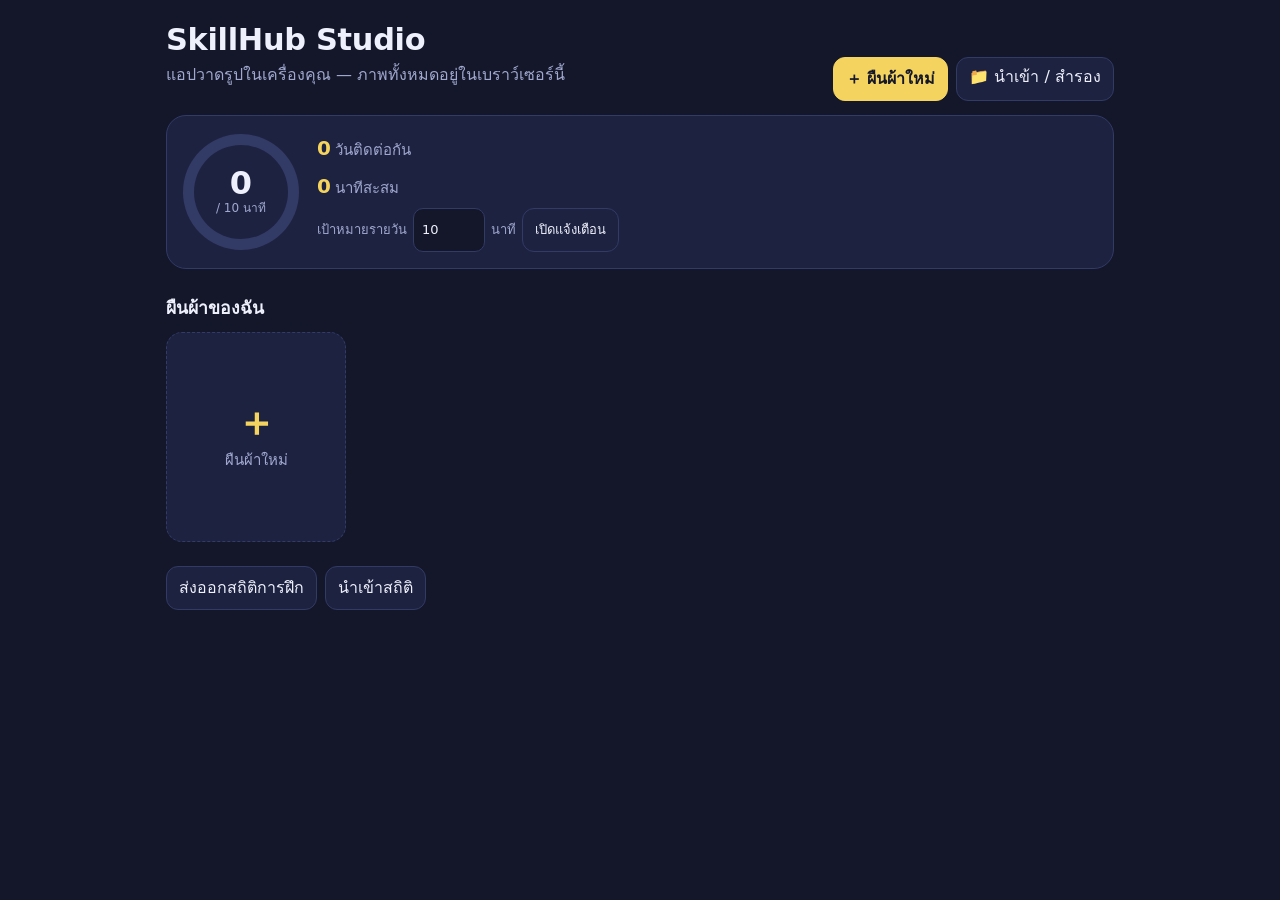
<file: index.html>
<!DOCTYPE html><html lang="th"><head><meta charset="utf-8"><meta name="viewport" content="width=device-width,initial-scale=1,viewport-fit=cover"><title>SkillHub Studio – แอปวาดรูป</title><link rel="manifest" href="manifest.webmanifest"><link rel="icon" href="icon.svg"><meta name="theme-color" content="#14172a"><link rel="apple-touch-icon" href="icon-192.png"><link rel="stylesheet" href="app.css">
<style>
body.lt{--bg:#f3f4fa;--panel:#ffffff;--line:#c9cde3;--tx:#1a1d33;--mu:#555c80;--ac:#b8860b;--ac2:#d1543f}
.wrap{max-width:980px}
.top{display:flex;align-items:flex-end;justify-content:space-between;gap:12px;flex-wrap:wrap}
.top .acts{display:flex;gap:8px;flex-wrap:wrap}
.hero{margin:14px 0}.hero .goal{margin:0;font-size:13px;color:var(--mu);display:flex;gap:6px;align-items:center;flex-wrap:wrap}
.grid{display:grid;grid-template-columns:repeat(auto-fill,minmax(168px,1fr));gap:12px;margin:10px 0 24px}
.card{background:var(--panel);border:1px solid var(--line);border-radius:16px;overflow:hidden;display:flex;flex-direction:column}
.card .th{display:block;width:100%;aspect-ratio:4/3;background:#fff repeating-conic-gradient(#e6e6e6 0 25%,#fff 0 50%) 0 0/16px 16px;border:0;padding:0;border-radius:0;cursor:pointer;position:relative}
.card .th img{width:100%;height:100%;object-fit:contain;display:block}
.card .th.empty::after{content:"🎨";position:absolute;inset:0;display:flex;align-items:center;justify-content:center;font-size:34px;opacity:.5}
.card .meta{padding:8px 10px 2px;min-width:0}.card .meta b{display:block;white-space:nowrap;overflow:hidden;text-overflow:ellipsis}.card .meta small{color:var(--mu)}
.card .ac{display:flex;gap:4px;padding:6px 8px 8px}.card .ac button{flex:1;min-height:40px;padding:2px}
.card.new{align-items:center;justify-content:center;min-height:210px;border-style:dashed;cursor:pointer;color:var(--mu);font-size:15px;gap:6px}.card.new b{font-size:40px;color:var(--ac);line-height:1}
.empty-t{color:var(--mu);margin:6px 0}
.foot{display:flex;gap:8px;flex-wrap:wrap;margin:8px 0 28px}
select,input[type=text]{background:var(--bg);color:var(--tx);border:1px solid var(--line);border-radius:10px;padding:8px;font:inherit;min-height:44px;max-width:100%}
</style></head>
<body>
<main class="wrap">
 <div class="top"><div><h1>SkillHub Studio</h1><p class="sub">แอปวาดรูปในเครื่องคุณ — ภาพทั้งหมดอยู่ในเบราว์เซอร์นี้</p></div>
 <div class="acts"><button class="b on" id="newb">＋ ผืนผ้าใหม่</button><a class="b" href="studio.html#files">📁 นำเข้า / สำรอง</a></div></div>
 <section class="hero" id="hero"></section>
 <h2>ผืนผ้าของฉัน</h2>
 <div class="grid" id="grid" role="list"></div>
 <div class="foot"><button id="ex">ส่งออกสถิติการฝึก</button><button id="im">นำเข้าสถิติ</button></div>
</main>
<script src="app.js"></script>
<script>
const SZ=[['4:3 (1200×900)',1200,900],['จัตุรัส (1000×1000)',1000,1000],['แนวตั้ง 3:4 (900×1200)',900,1200],['A4 แนวตั้ง (990×1400)',990,1400],['16:9 (1280×720)',1280,720]];
const escH=s=>String(s).replace(/[&<>"']/g,c=>({'&':'&amp;','<':'&lt;','>':'&gt;','"':'&quot;',"'":'&#39;'}[c]));
if(localStorage.getItem('sh4th')==='lt')document.body.classList.add('lt');
const db=new Promise(r=>{const q=indexedDB.open('sh4',1);q.onupgradeneeded=()=>q.result.createObjectStore('k');q.onsuccess=()=>r(q.result);q.onerror=()=>r(null)});
const idb=(m,k,v)=>db.then(d=>d&&new Promise(r=>{const o=d.transaction('k',m=='get'?'readonly':'readwrite').objectStore('k'),q=m=='get'?o.get(k):o.put(v,k);q.onsuccess=()=>r(q.result);q.onerror=()=>r()}));
let DX=[];
const openDoc=id=>{try{localStorage.setItem('sh4cur',id)}catch(e){}location.href='studio.html'};

function hero(){rl();const m=Math.floor((D.min[T()]||0)/60),tot=Object.values(D.min).reduce((a,b)=>a+b,0)/60|0;
$('hero').innerHTML='<div class="ring" style="--p:'+Math.min(100,m/D.goal*100)+'%" role="img" aria-label="วันนี้ '+m+' จาก '+D.goal+' นาที"><b>'+m+'</b><span>/ '+D.goal+' นาที</span></div><div class="hs"><div><b>'+streak()+'</b>วันติดต่อกัน</div><div><b>'+tot+'</b>นาทีสะสม</div><p class="goal">เป้าหมายรายวัน <input id="goal" type="number" min="1" max="240" value="'+D.goal+'" aria-label="เป้าหมายนาทีต่อวัน" style="width:72px"> นาที <button id="nt">เปิดแจ้งเตือน</button></p></div>';
$('goal').onchange=e=>{D.goal=Math.max(1,+e.target.value||10);sv();hero()};
$('nt').onclick=()=>window.Notification?Notification.requestPermission().then(p=>toast(p=='granted'?'จะเตือนหลัง 18:00 ถ้ายังไม่ถึงเป้า (ตอนเปิดแอป)':'ไม่ได้รับอนุญาต')):toast('เบราว์เซอร์ไม่รองรับ')}

function grid(){
 const list=DX.slice().sort((a,b)=>(b.t||0)-(a.t||0));
 $('grid').innerHTML='<button class="card new" id="newc" role="listitem"><b>＋</b>ผืนผ้าใหม่</button>'+list.map(d=>'<div class="card" role="listitem"><button class="th'+(d.th?'':' empty')+'" data-o="'+escH(d.id)+'" aria-label="เปิด '+escH(d.n)+'">'+(d.th?'<img src="'+d.th+'" alt="">':'')+'</button><div class="meta"><b>'+escH(d.n)+'</b><small>'+d.w+'×'+d.h+(d.bg=='t'?' · โปร่งใส':'')+(d.t?' · '+new Date(d.t).toLocaleDateString('th-TH',{day:'numeric',month:'short'}):'')+'</small></div><div class="ac"><button data-o="'+escH(d.id)+'">เปิด</button><button data-n="'+escH(d.id)+'" aria-label="เปลี่ยนชื่อ">✎</button><button data-c="'+escH(d.id)+'" aria-label="ทำสำเนา">⧉</button><button data-x="'+escH(d.id)+'" aria-label="ลบ">🗑</button></div></div>').join('');
 $('newc').onclick=newDialog;
 $('grid').querySelectorAll('[data-o]').forEach(b=>b.onclick=()=>openDoc(b.dataset.o));
 $('grid').querySelectorAll('[data-n]').forEach(b=>b.onclick=async()=>{const d=DX.find(x=>x.id==b.dataset.n),n=prompt('ชื่อผืนผ้า',d.n);if(n&&n.trim()){d.n=n.trim().slice(0,40);await idb('put','idx',DX);grid()}});
 $('grid').querySelectorAll('[data-c]').forEach(b=>b.onclick=async()=>{const d=DX.find(x=>x.id==b.dataset.c),rec=await idb('get','d:'+d.id);const id='d'+Date.now();DX.push({...d,id,n:(d.n+' สำเนา').slice(0,40),t:Date.now()});if(rec)await idb('put','d:'+id,rec);await idb('put','idx',DX);grid();toast('ทำสำเนาแล้ว')});
 $('grid').querySelectorAll('[data-x]').forEach(b=>b.onclick=async()=>{const id=b.dataset.x,d=DX.find(x=>x.id==id);if(!confirm('ลบ "'+d.n+'" ถาวร? (กู้คืนไม่ได้ ถ้าต้องการเก็บไว้ให้สำรองก่อน)'))return;
  DX=DX.filter(x=>x.id!=id);await idb('put','d:'+id,null);await idb('put','tl:'+id,null);
  const vi=(await idb('get','vi:'+id))||[];for(const v of vi)await idb('put','vd:'+id+':'+v.t,null);await idb('put','vi:'+id,null);
  await idb('put','idx',DX);grid()})}

function newDialog(){
 const m=modal('<h2>ผืนผ้าใหม่</h2><p><label>ชื่อ<br><input type="text" id="nn" maxlength="40" placeholder="ผืนผ้า '+(DX.length+1)+'" style="width:100%"></label></p><p><select id="gsz" aria-label="ขนาด">'+SZ.map((z,i)=>'<option value="'+i+'">'+z[0]+'</option>').join('')+'<option value="c">กำหนดเอง…</option></select> <span id="gcs" hidden><input id="gcw" type="number" min="64" max="4096" value="1200" aria-label="กว้าง" style="width:84px"> × <input id="gch" type="number" min="64" max="4096" value="900" aria-label="สูง" style="width:84px"></span></p><p><select id="gbg" aria-label="พื้นหลัง"><option value="w">พื้นขาว</option><option value="t">โปร่งใส</option></select></p><p><button class="b on" id="go">สร้างแล้วเริ่มวาด</button> <button class="b" id="cx">ยกเลิก</button></p>');
 $('gsz').onchange=()=>{$('gcs').hidden=$('gsz').value!='c'};$('cx').onclick=m.close;
 $('go').onclick=async()=>{let z=SZ[$('gsz').value];if($('gsz').value=='c'){const w=Math.round(+$('gcw').value),h=Math.round(+$('gch').value);if(!(w>=64&&h>=64&&w<=4096&&h<=4096))return toast('ขนาดต้องอยู่ระหว่าง 64–4096 px');if(w*h>16e6)return toast('ใหญ่เกินไป (รวมไม่เกิน 16 ล้านพิกเซล)');z=['',w,h]}
  const id='d'+Date.now();DX.push({id,n:($('nn').value.trim()||'ผืนผ้า '+(DX.length+1)).slice(0,40),w:z[1],h:z[2],bg:$('gbg').value,t:Date.now()});await idb('put','idx',DX);openDoc(id)}}

$('newb').onclick=newDialog;
$('ex').onclick=()=>{rl();D.exp=Date.now();sv();const a=document.createElement('a');a.href=URL.createObjectURL(new Blob([JSON.stringify(D)],{type:'application/json'}));a.download='skillhub-stats.json';a.click()};
$('im').onclick=()=>{const f=document.createElement('input');f.type='file';f.accept='.json';f.onchange=async()=>{try{const j=JSON.parse(await f.files[0].text());if(!j||typeof j!='object'||!j.min)throw 0;D=j;D.goal=D.goal||10;sv();hero();toast('นำเข้าแล้ว')}catch(e){toast('ไฟล์ไม่ถูกต้อง')}};f.click()};
async function load(){DX=(await idb('get','idx'))||[];if(!Array.isArray(DX))DX=[];hero();grid()}
load();addEventListener('pageshow',e=>{if(e.persisted)load()});
</script></body></html>
</file>
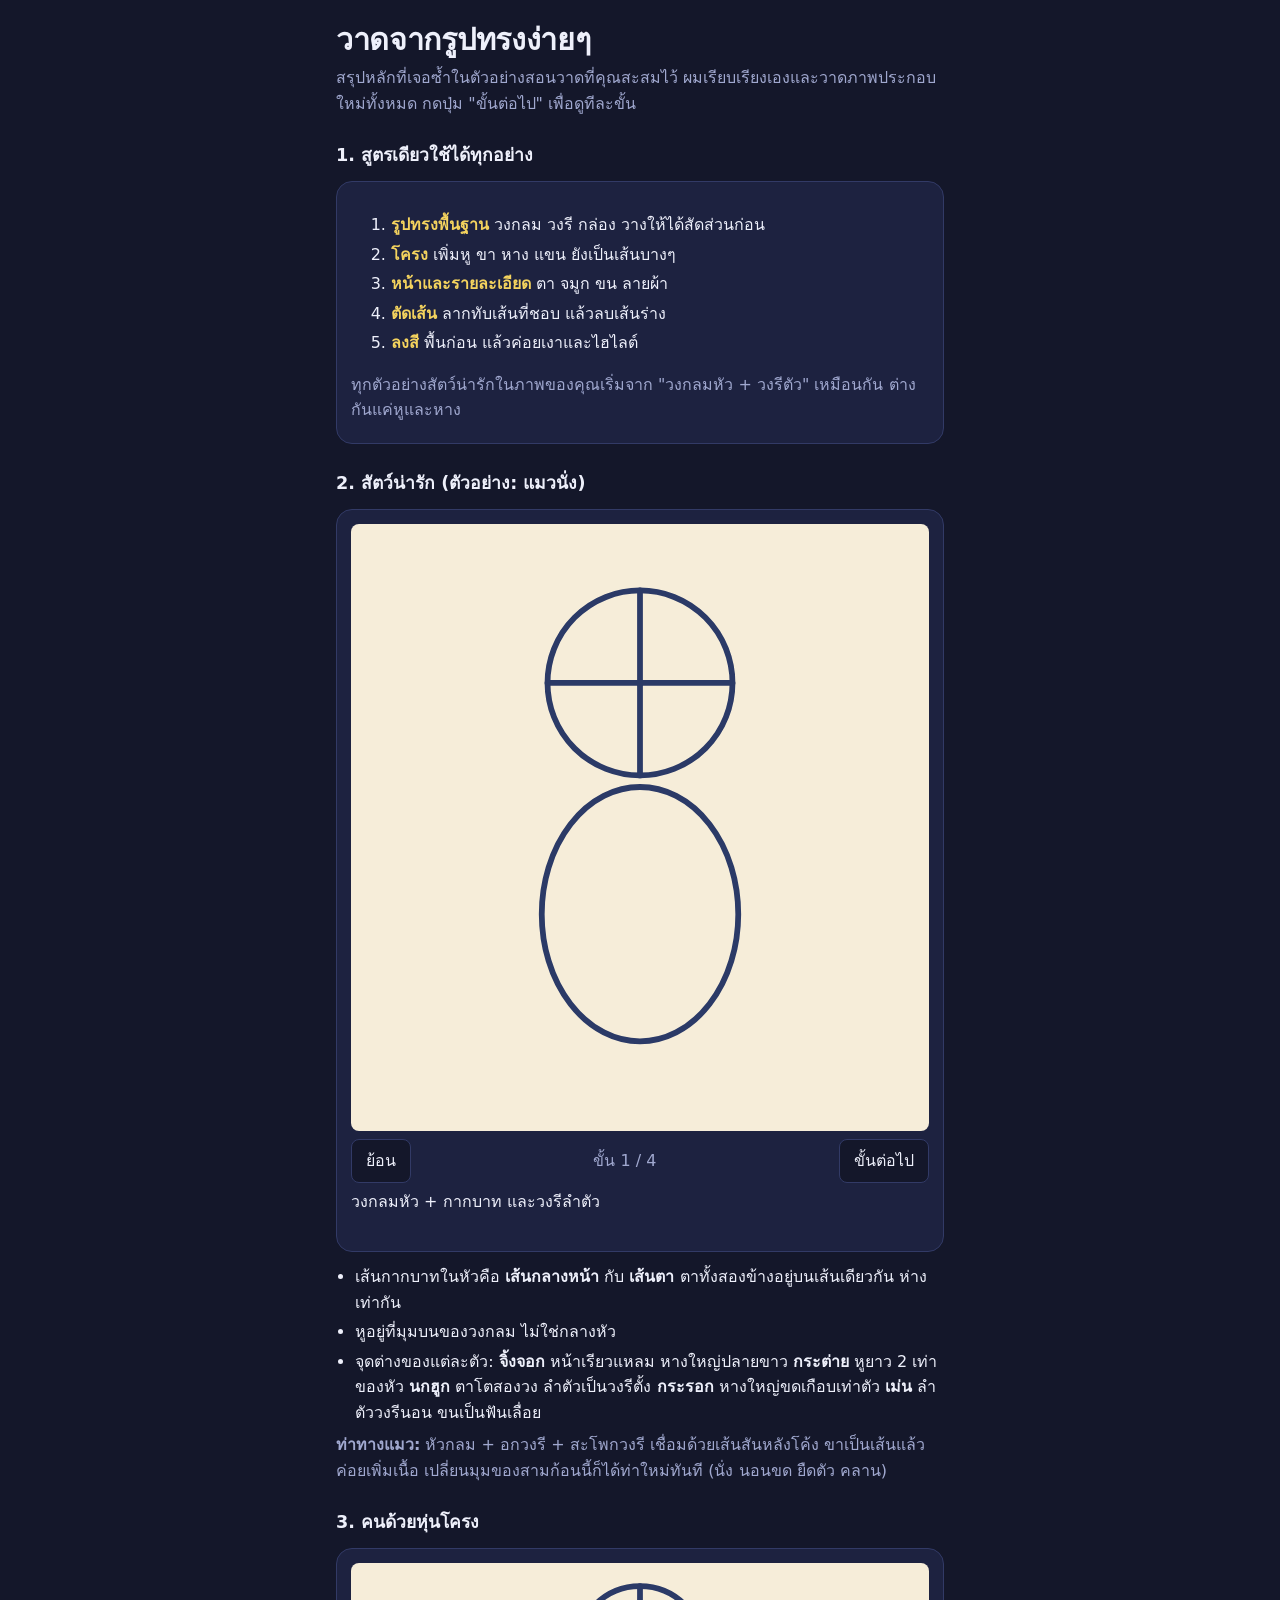
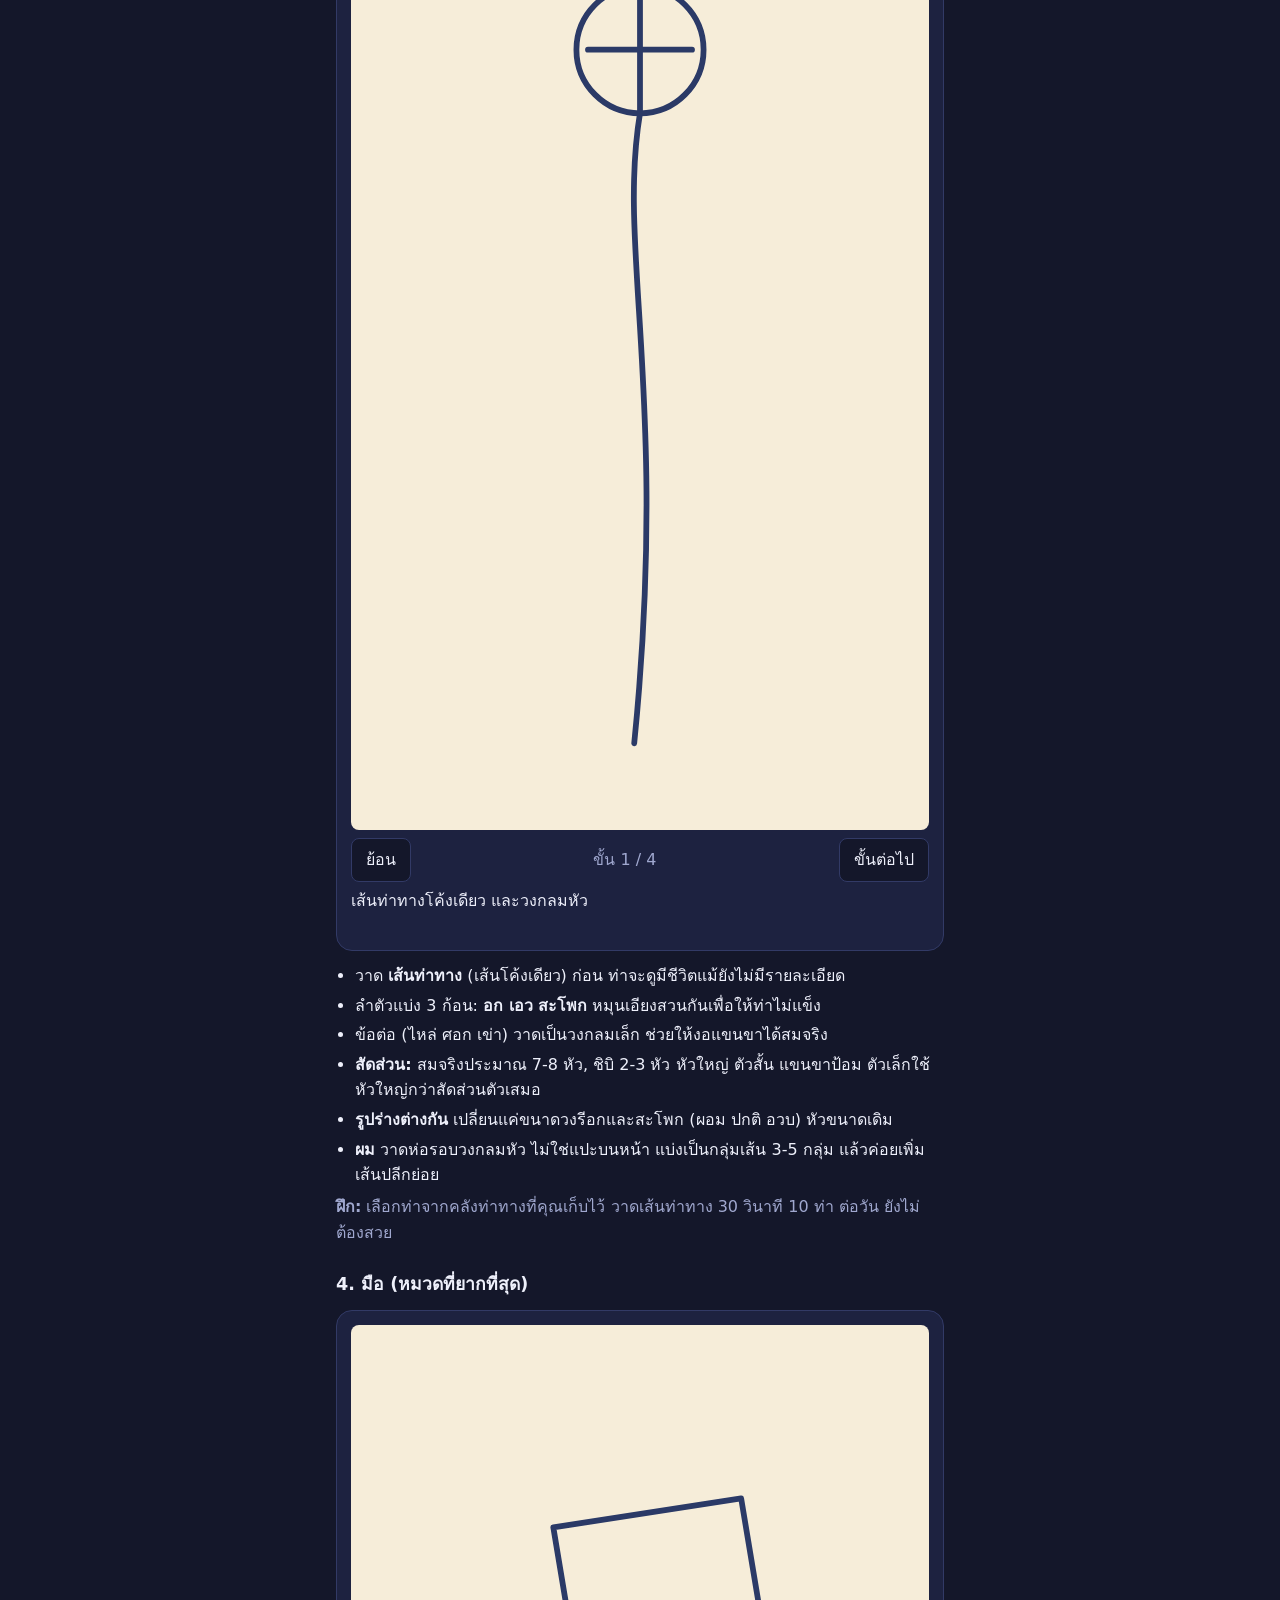
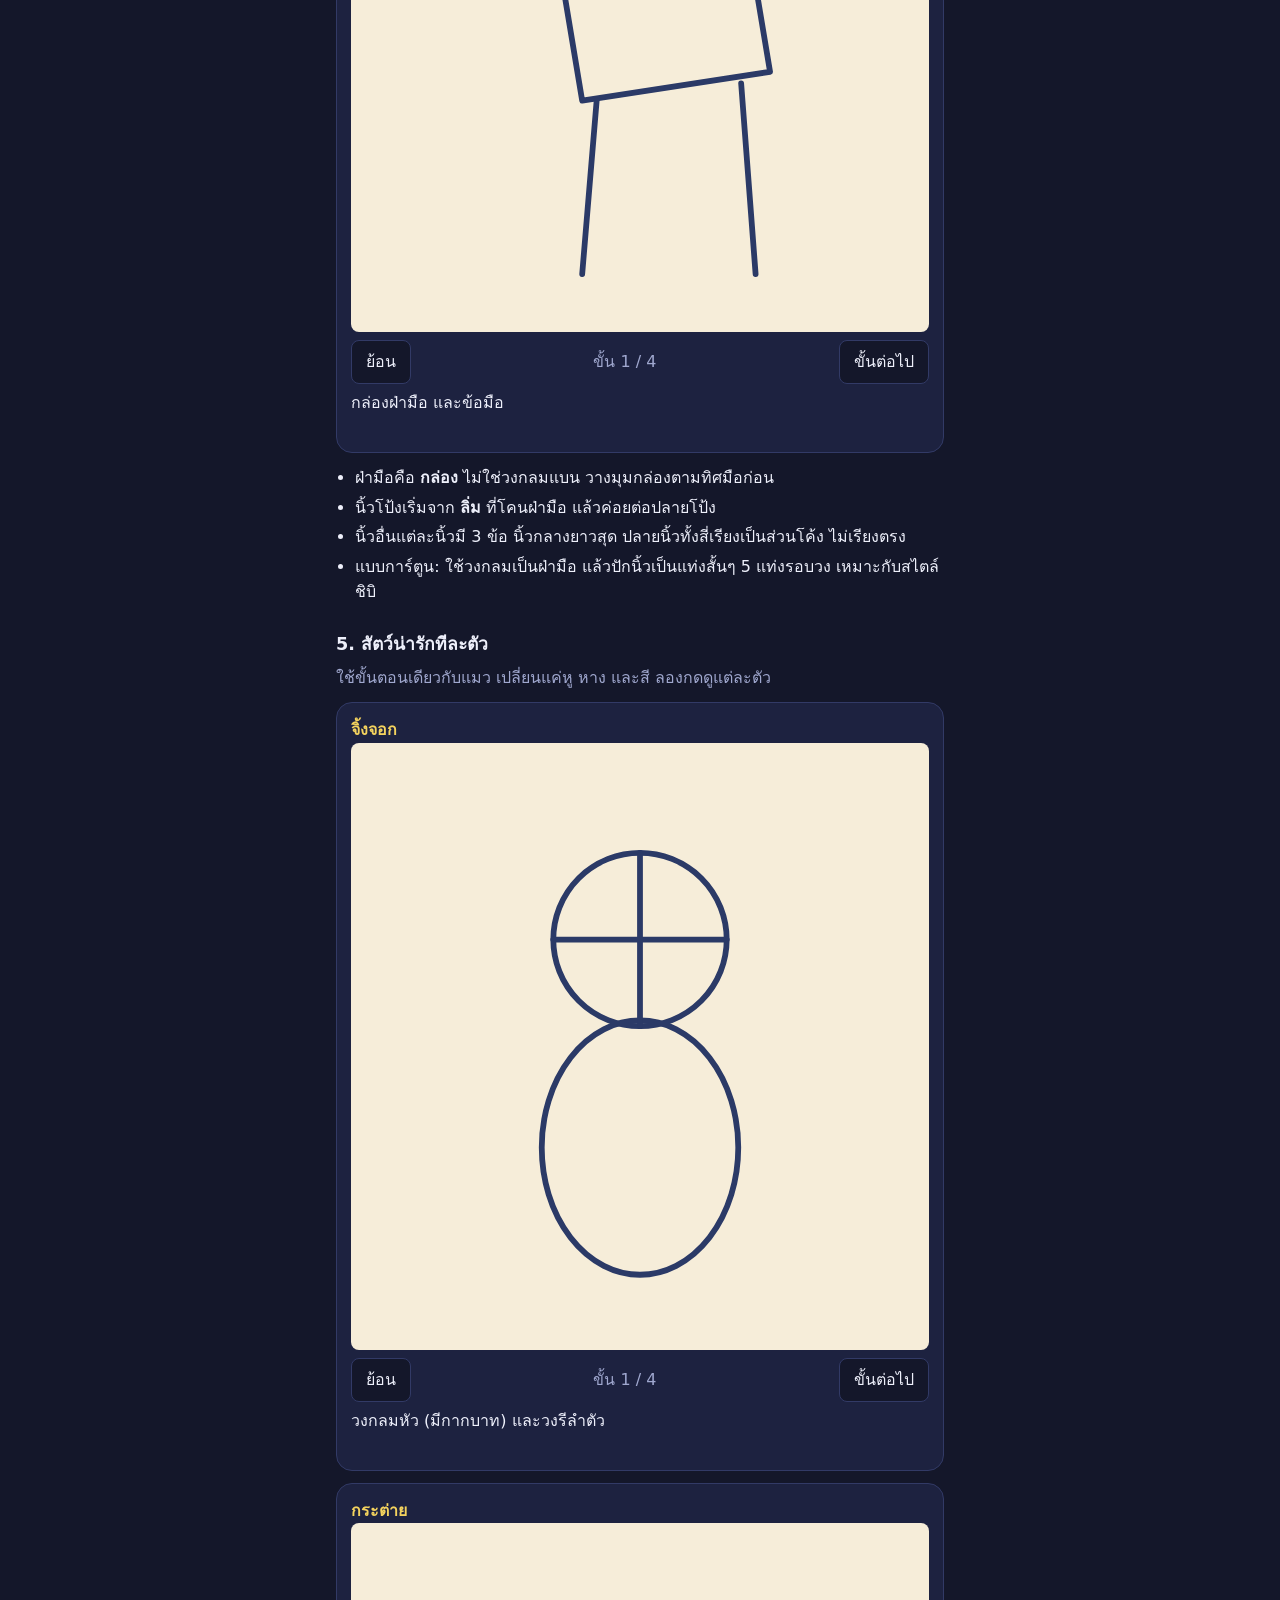
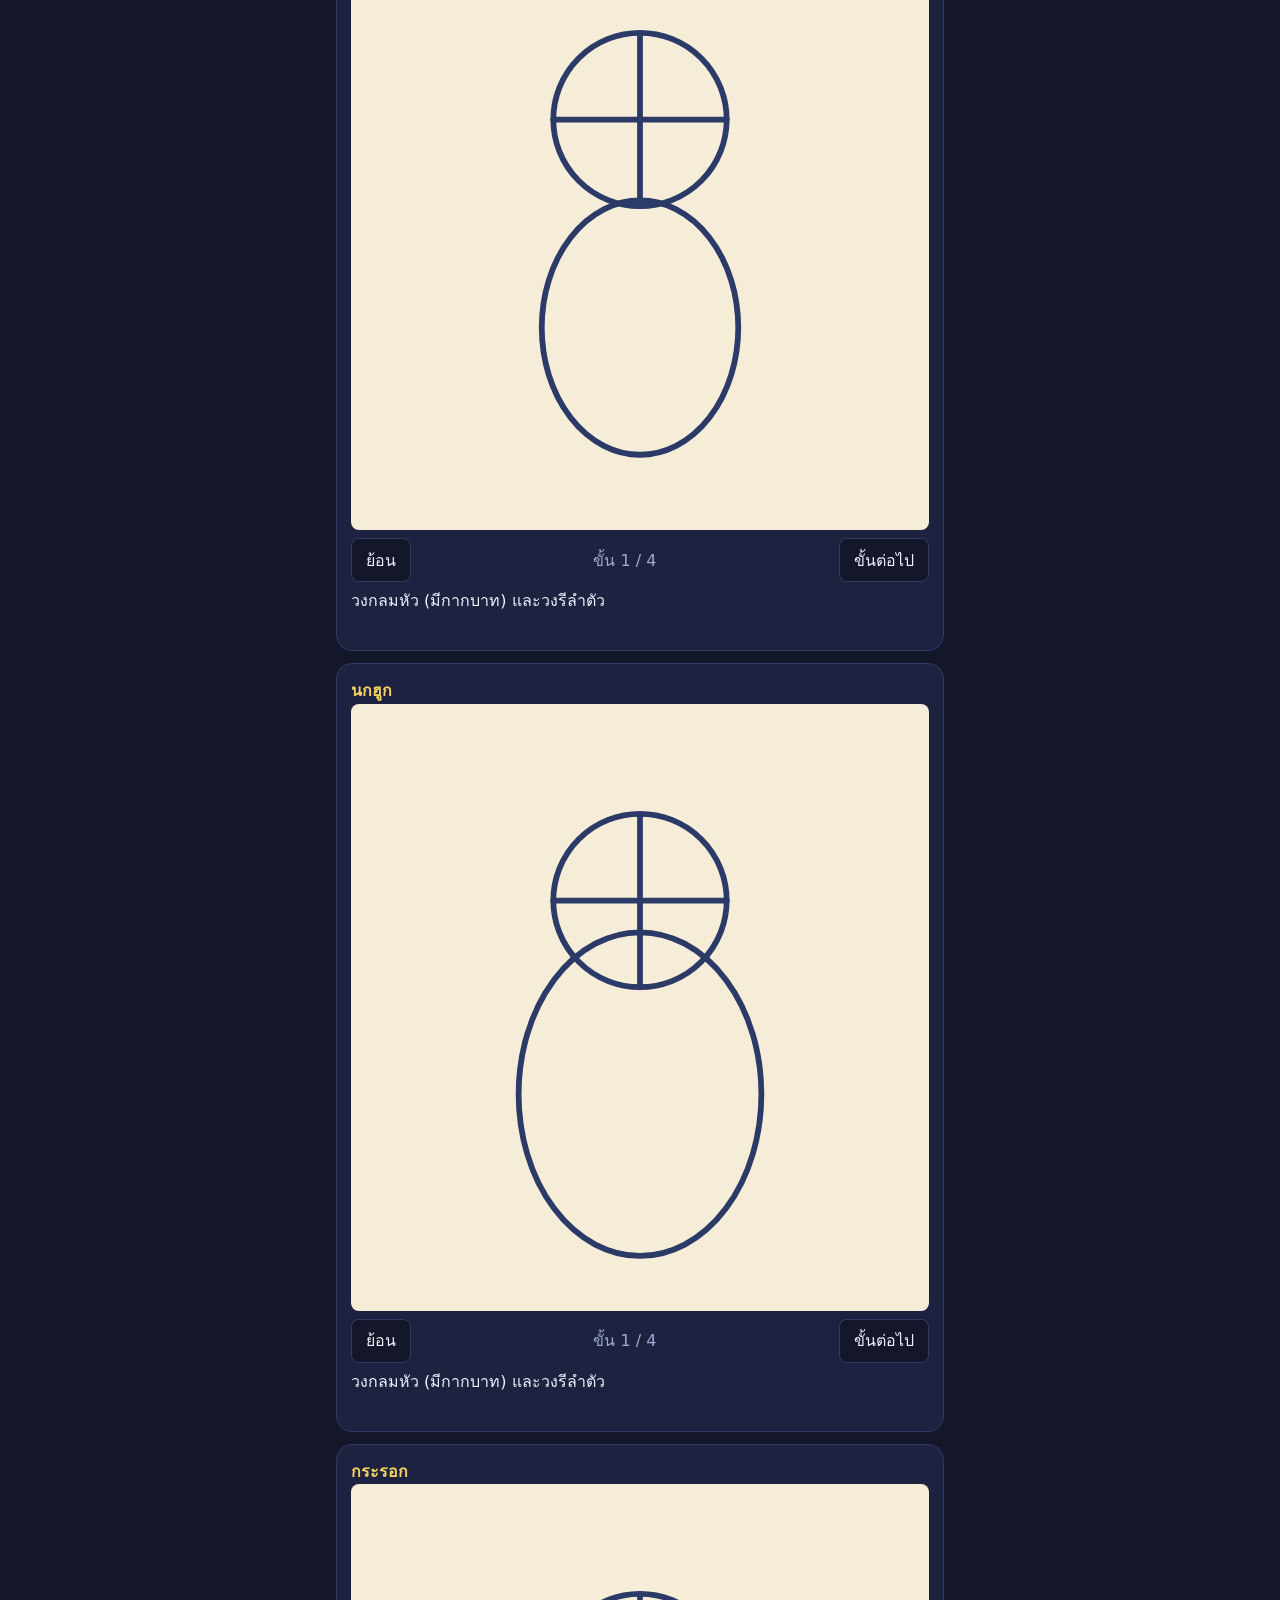
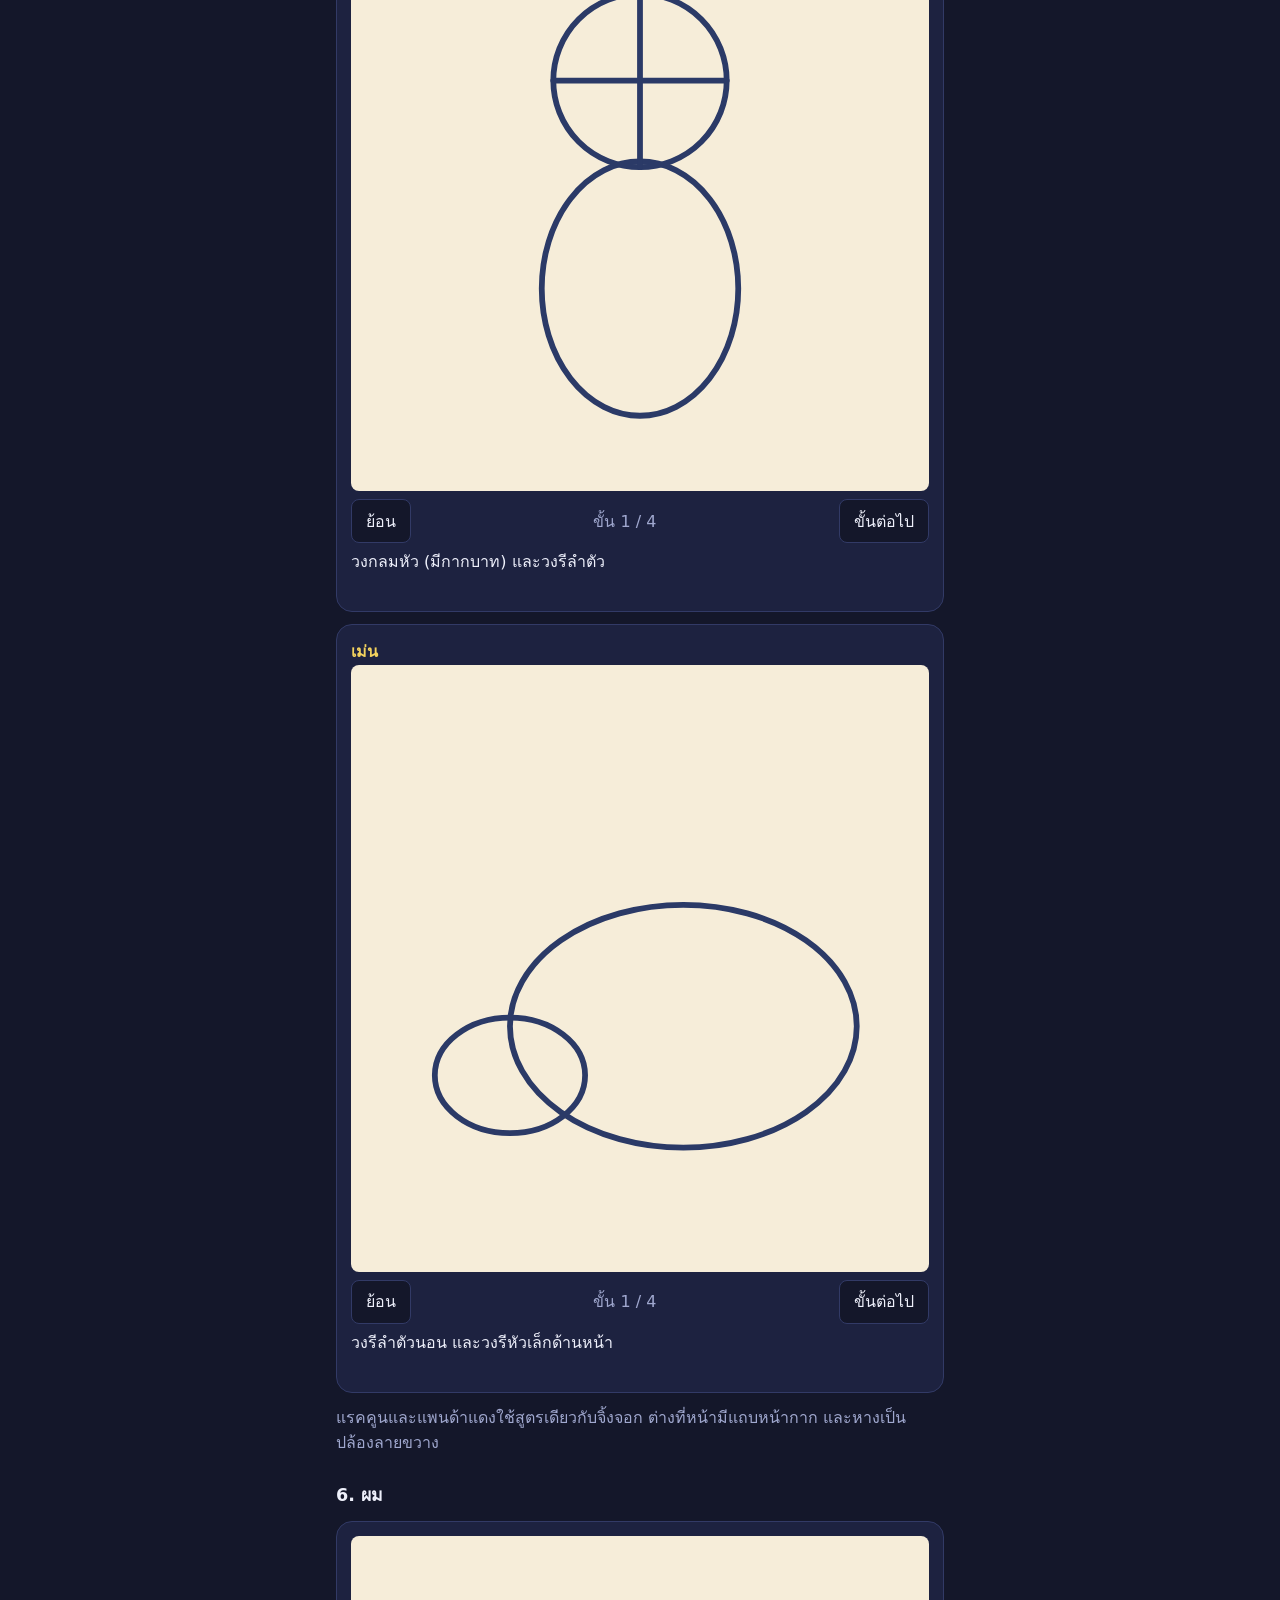
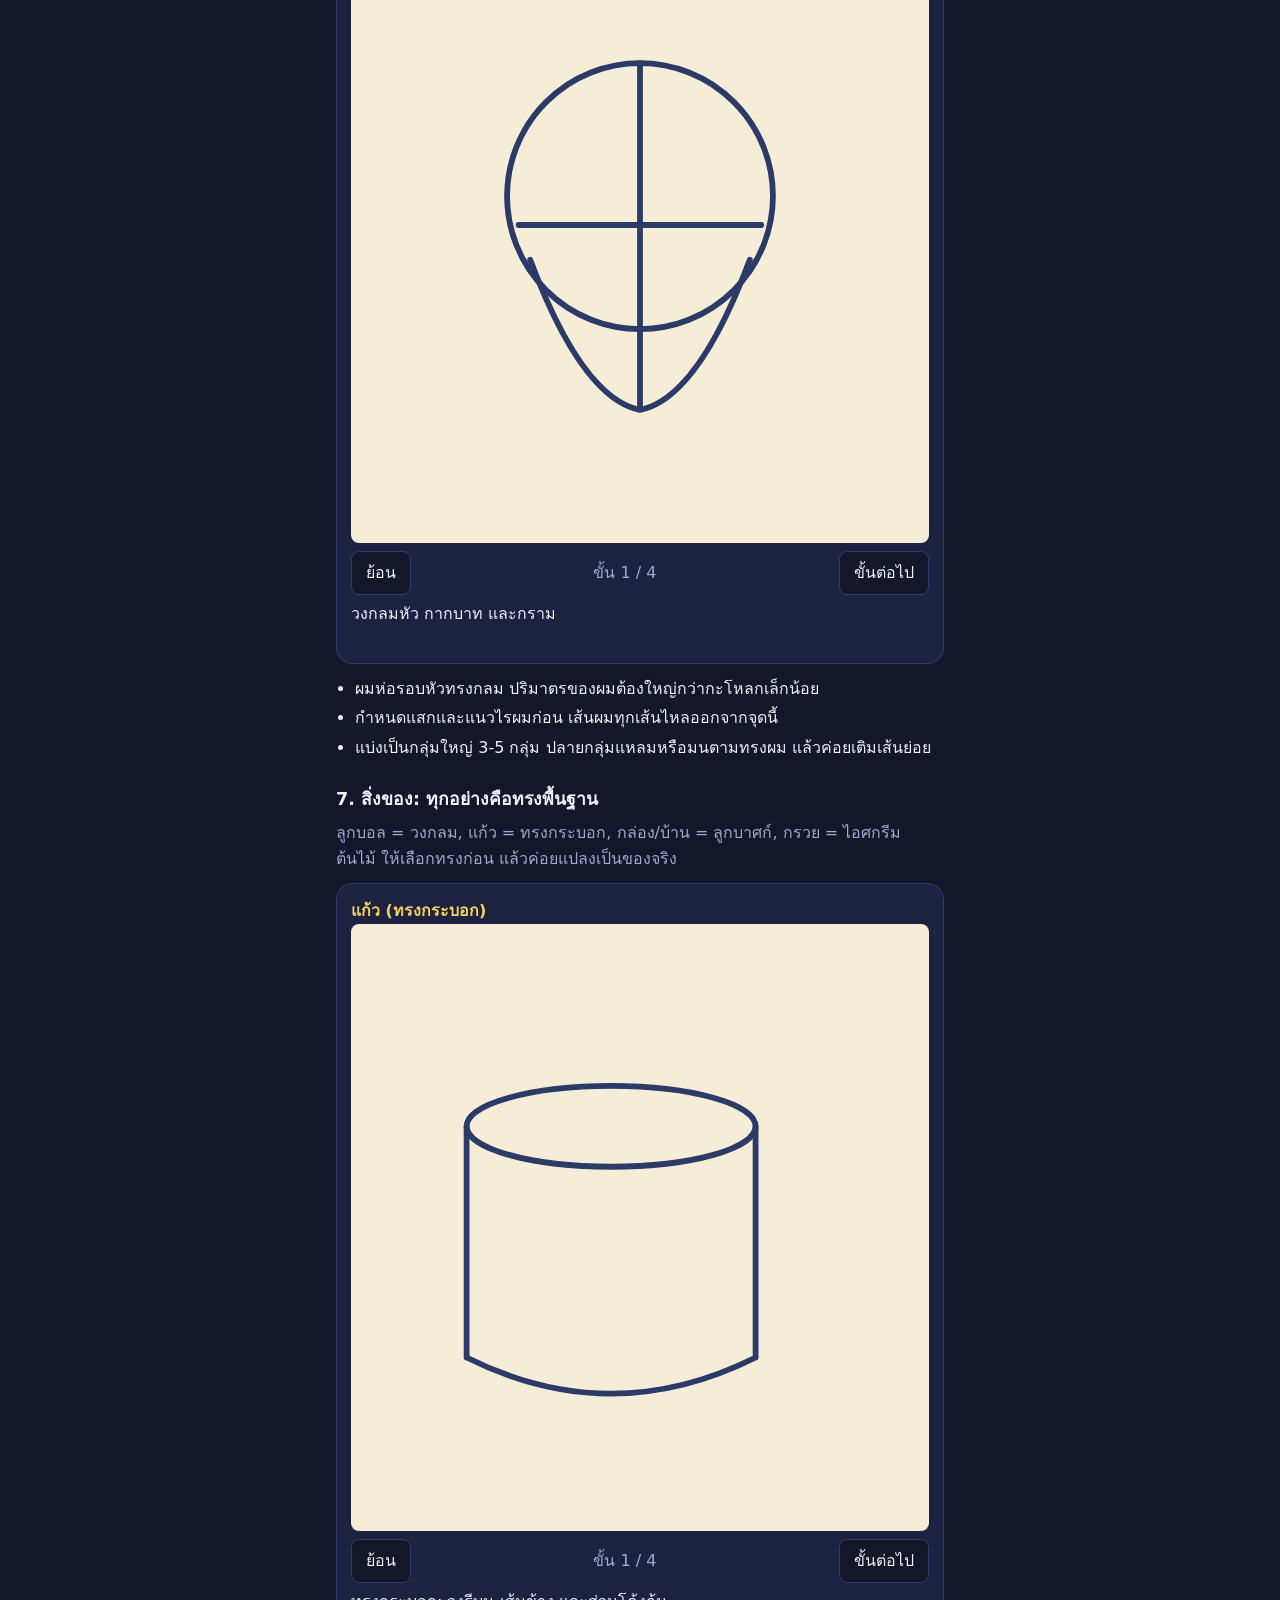
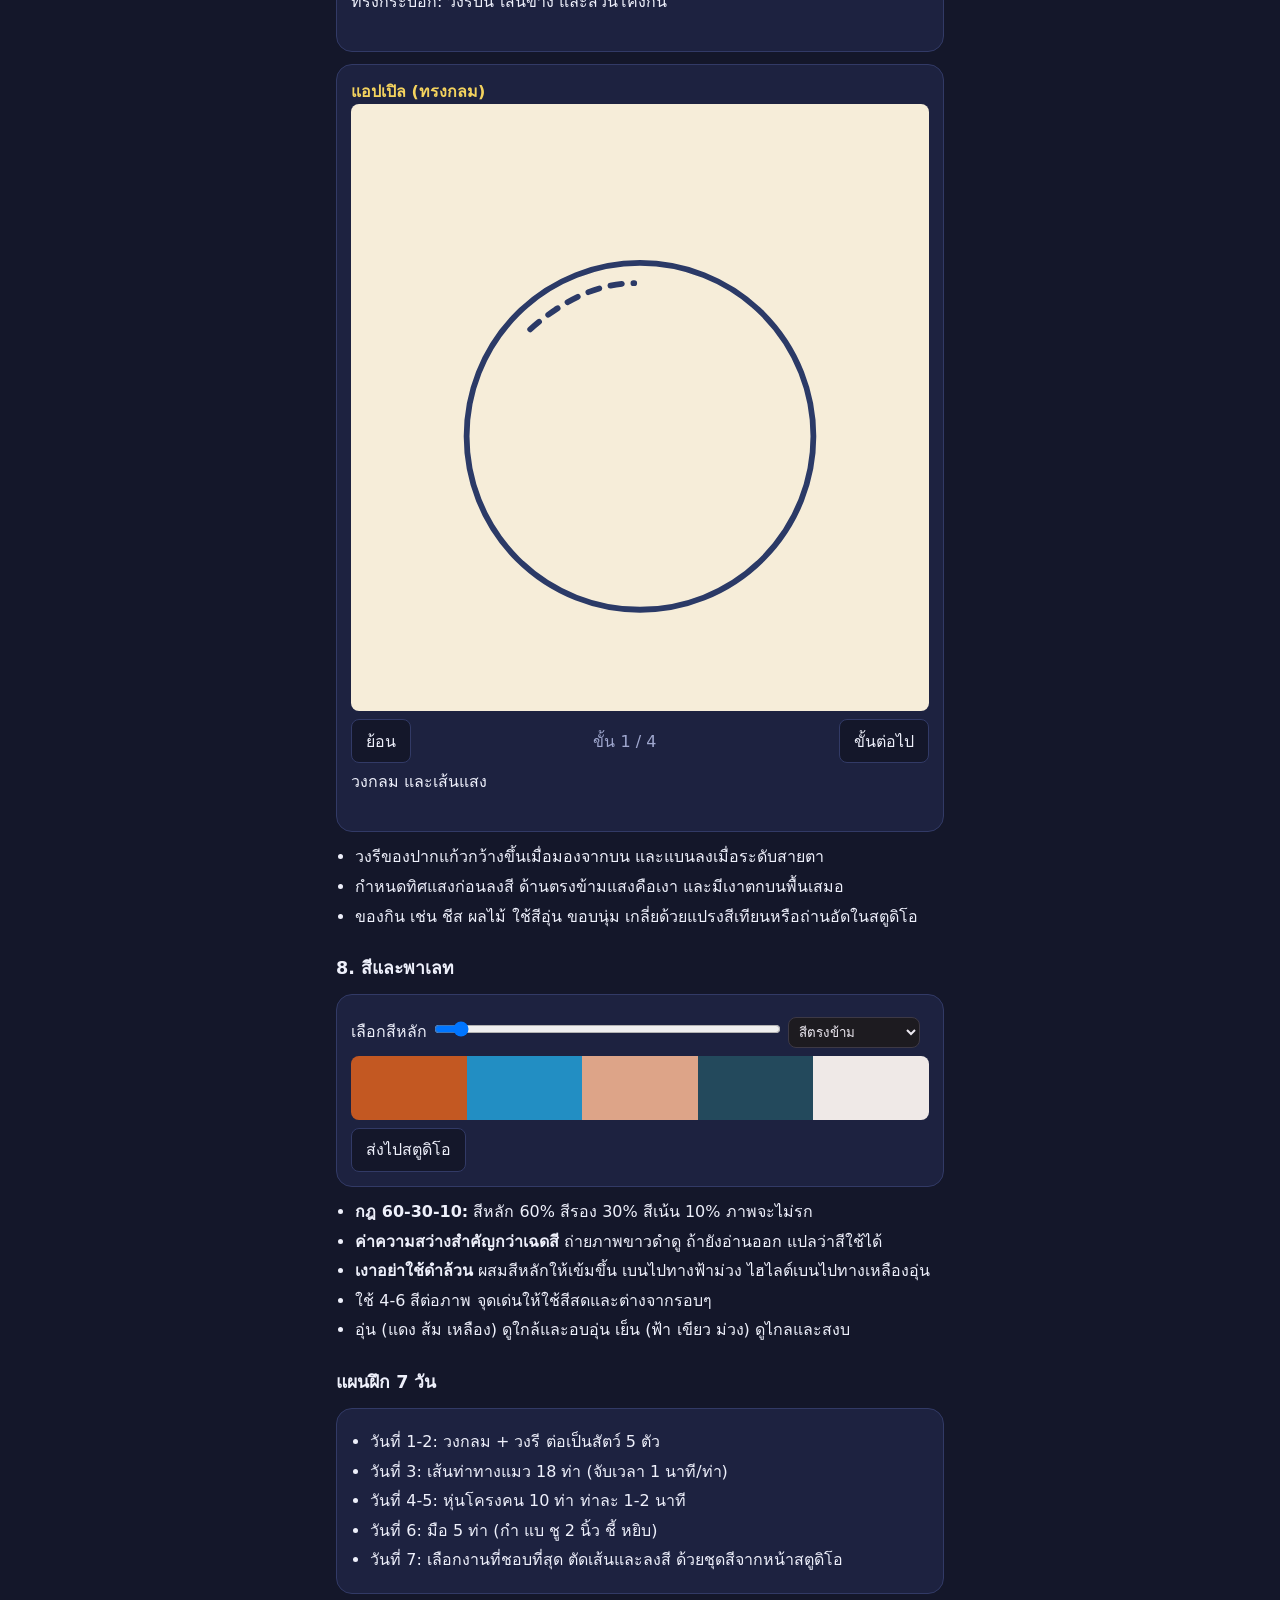
<file: lessons.html>
<!DOCTYPE html>
<html lang="th">
<head>
<meta charset="utf-8"><meta name="theme-color" content="#14172a">
<meta name="viewport" content="width=device-width, initial-scale=1, viewport-fit=cover">
<title>บทเรียนวาดรูป – SkillHub</title>
<style>
:root{--bg:#14172a;--panel:#1d2240;--line:#323a66;--tx:#eef0fb;--mu:#a0a8cf;--ac:#f4d35e}
*{box-sizing:border-box}
body{margin:0;background:var(--bg);color:var(--tx);font:16px/1.65 "Prompt",system-ui,sans-serif;padding:env(safe-area-inset-top) 0 env(safe-area-inset-bottom)}
header{display:flex;gap:14px;padding:12px 16px;border-bottom:1px solid var(--line);position:sticky;top:0;background:var(--bg);z-index:2;overflow-x:auto}
header a{color:var(--mu);text-decoration:none;white-space:nowrap}
header a.on{color:var(--ac)}
main{max-width:640px;margin:0 auto;padding:16px}
h1{font-size:1.5rem;margin:.4em 0}
h2{font-size:1.25rem;margin:1.8em 0 .3em;scroll-margin-top:60px}
p{margin:.4em 0;color:var(--mu)}
ul{padding-left:1.2em;margin:.4em 0}
li{margin:.25em 0}
.card{background:var(--panel);border:1px solid var(--line);border-radius:16px;padding:14px;margin:12px 0}
.card b{color:var(--ac)}
svg{width:100%;height:auto;background:#f6edd9;border-radius:8px;display:block}
.old{opacity:.35}
.ctl{display:flex;gap:8px;align-items:center;margin-top:8px}
.ctl button{background:var(--bg);color:var(--tx);border:1px solid var(--line);border-radius:8px;padding:8px 14px;font:inherit;cursor:pointer}
.ctl button:focus-visible{outline:2px solid var(--ac)}
.ctl span{color:var(--mu);flex:1;text-align:center}
.cap{min-height:3em;margin-top:6px;color:var(--tx)}
</style>
<link rel="manifest" href="manifest.webmanifest"><link rel="stylesheet" href="app.css"></head>
<body>
<header><a href="index.html">← SkillHub</a><a href="studio.html">สตูดิโอวาดรูป</a><a class="on" href="lessons.html">บทเรียน</a></header>
<main>
<h1>วาดจากรูปทรงง่ายๆ</h1>
<p>สรุปหลักที่เจอซ้ำในตัวอย่างสอนวาดที่คุณสะสมไว้ ผมเรียบเรียงเองและวาดภาพประกอบใหม่ทั้งหมด กดปุ่ม "ขั้นต่อไป" เพื่อดูทีละขั้น</p>

<h2>1. สูตรเดียวใช้ได้ทุกอย่าง</h2>
<div class="card"><ol>
<li><b>รูปทรงพื้นฐาน</b> วงกลม วงรี กล่อง วางให้ได้สัดส่วนก่อน</li>
<li><b>โครง</b> เพิ่มหู ขา หาง แขน ยังเป็นเส้นบางๆ</li>
<li><b>หน้าและรายละเอียด</b> ตา จมูก ขน ลายผ้า</li>
<li><b>ตัดเส้น</b> ลากทับเส้นที่ชอบ แล้วลบเส้นร่าง</li>
<li><b>ลงสี</b> พื้นก่อน แล้วค่อยเงาและไฮไลต์</li>
</ol><p>ทุกตัวอย่างสัตว์น่ารักในภาพของคุณเริ่มจาก "วงกลมหัว + วงรีตัว" เหมือนกัน ต่างกันแค่หูและหาง</p></div>

<h2>2. สัตว์น่ารัก (ตัวอย่าง: แมวนั่ง)</h2>
<div class="card" id="d-cat"></div>
<ul>
<li>เส้นกากบาทในหัวคือ <b>เส้นกลางหน้า</b> กับ <b>เส้นตา</b> ตาทั้งสองข้างอยู่บนเส้นเดียวกัน ห่างเท่ากัน</li>
<li>หูอยู่ที่มุมบนของวงกลม ไม่ใช่กลางหัว</li>
<li>จุดต่างของแต่ละตัว: <b>จิ้งจอก</b> หน้าเรียวแหลม หางใหญ่ปลายขาว <b>กระต่าย</b> หูยาว 2 เท่าของหัว <b>นกฮูก</b> ตาโตสองวง ลำตัวเป็นวงรีตั้ง <b>กระรอก</b> หางใหญ่ขดเกือบเท่าตัว <b>เม่น</b> ลำตัววงรีนอน ขนเป็นฟันเลื่อย</li>
</ul>
<p><b>ท่าทางแมว:</b> หัวกลม + อกวงรี + สะโพกวงรี เชื่อมด้วยเส้นสันหลังโค้ง ขาเป็นเส้นแล้วค่อยเพิ่มเนื้อ เปลี่ยนมุมของสามก้อนนี้ก็ได้ท่าใหม่ทันที (นั่ง นอนขด ยืดตัว คลาน)</p>

<h2>3. คนด้วยหุ่นโครง</h2>
<div class="card" id="d-fig"></div>
<ul>
<li>วาด <b>เส้นท่าทาง</b> (เส้นโค้งเดียว) ก่อน ท่าจะดูมีชีวิตแม้ยังไม่มีรายละเอียด</li>
<li>ลำตัวแบ่ง 3 ก้อน: <b>อก เอว สะโพก</b> หมุนเอียงสวนกันเพื่อให้ท่าไม่แข็ง</li>
<li>ข้อต่อ (ไหล่ ศอก เข่า) วาดเป็นวงกลมเล็ก ช่วยให้งอแขนขาได้สมจริง</li>
<li><b>สัดส่วน:</b> สมจริงประมาณ 7-8 หัว, ชิบิ 2-3 หัว หัวใหญ่ ตัวสั้น แขนขาป้อม ตัวเล็กใช้หัวใหญ่กว่าสัดส่วนตัวเสมอ</li>
<li><b>รูปร่างต่างกัน</b> เปลี่ยนแค่ขนาดวงรีอกและสะโพก (ผอม ปกติ อวบ) หัวขนาดเดิม</li>
<li><b>ผม</b> วาดห่อรอบวงกลมหัว ไม่ใช่แปะบนหน้า แบ่งเป็นกลุ่มเส้น 3-5 กลุ่ม แล้วค่อยเพิ่มเส้นปลีกย่อย</li>
</ul>
<p><b>ฝึก:</b> เลือกท่าจากคลังท่าทางที่คุณเก็บไว้ วาดเส้นท่าทาง 30 วินาที 10 ท่า ต่อวัน ยังไม่ต้องสวย</p>

<h2>4. มือ (หมวดที่ยากที่สุด)</h2>
<div class="card" id="d-hand"></div>
<ul>
<li>ฝ่ามือคือ <b>กล่อง</b> ไม่ใช่วงกลมแบน วางมุมกล่องตามทิศมือก่อน</li>
<li>นิ้วโป้งเริ่มจาก <b>ลิ่ม</b> ที่โคนฝ่ามือ แล้วค่อยต่อปลายโป้ง</li>
<li>นิ้วอื่นแต่ละนิ้วมี 3 ข้อ นิ้วกลางยาวสุด ปลายนิ้วทั้งสี่เรียงเป็นส่วนโค้ง ไม่เรียงตรง</li>
<li>แบบการ์ตูน: ใช้วงกลมเป็นฝ่ามือ แล้วปักนิ้วเป็นแท่งสั้นๆ 5 แท่งรอบวง เหมาะกับสไตล์ชิบิ</li>
</ul>


<h2>5. สัตว์น่ารักทีละตัว</h2>
<p>ใช้ขั้นตอนเดียวกับแมว เปลี่ยนแค่หู หาง และสี ลองกดดูแต่ละตัว</p>
<div class="card"><b>จิ้งจอก</b><div id="d-fox"></div></div>
<div class="card"><b>กระต่าย</b><div id="d-bunny"></div></div>
<div class="card"><b>นกฮูก</b><div id="d-owl"></div></div>
<div class="card"><b>กระรอก</b><div id="d-squirrel"></div></div>
<div class="card"><b>เม่น</b><div id="d-hedge"></div></div>
<p>แรคคูนและแพนด้าแดงใช้สูตรเดียวกับจิ้งจอก ต่างที่หน้ามีแถบหน้ากาก และหางเป็นปล้องลายขวาง</p>

<h2>6. ผม</h2>
<div class="card" id="d-hair"></div>
<ul><li>ผมห่อรอบหัวทรงกลม ปริมาตรของผมต้องใหญ่กว่ากะโหลกเล็กน้อย</li><li>กำหนดแสกและแนวไรผมก่อน เส้นผมทุกเส้นไหลออกจากจุดนี้</li><li>แบ่งเป็นกลุ่มใหญ่ 3-5 กลุ่ม ปลายกลุ่มแหลมหรือมนตามทรงผม แล้วค่อยเติมเส้นย่อย</li></ul>

<h2>7. สิ่งของ: ทุกอย่างคือทรงพื้นฐาน</h2>
<p>ลูกบอล = วงกลม, แก้ว = ทรงกระบอก, กล่อง/บ้าน = ลูกบาศก์, กรวย = ไอศกรีม ต้นไม้ ให้เลือกทรงก่อน แล้วค่อยแปลงเป็นของจริง</p>
<div class="card"><b>แก้ว (ทรงกระบอก)</b><div id="d-mug"></div></div>
<div class="card"><b>แอปเปิล (ทรงกลม)</b><div id="d-apple"></div></div>
<ul><li>วงรีของปากแก้วกว้างขึ้นเมื่อมองจากบน และแบนลงเมื่อระดับสายตา</li><li>กำหนดทิศแสงก่อนลงสี ด้านตรงข้ามแสงคือเงา และมีเงาตกบนพื้นเสมอ</li><li>ของกิน เช่น ชีส ผลไม้ ใช้สีอุ่น ขอบนุ่ม เกลี่ยด้วยแปรงสีเทียนหรือถ่านอัดในสตูดิโอ</li></ul>

<h2>8. สีและพาเลท</h2>
<div class="card">
<label>เลือกสีหลัก <input type="range" id="hue" min="0" max="359" value="20" style="width:60%"></label>
<select id="scheme" style="margin:8px 0;padding:6px;background:#1d1b20;color:#ece8f0;border:1px solid #3d3945;border-radius:8px"><option value="comp">สีตรงข้าม</option><option value="ana">สีข้างเคียง</option><option value="tri">สามเส้า</option><option value="split">ตรงข้ามแบบแยก</option><option value="mono">โทนเดียว</option></select>
<div id="sws" style="display:flex;height:64px;border-radius:8px;overflow:hidden"></div>
<div class="ctl"><button id="sv">ส่งไปสตูดิโอ</button><span id="svm"></span></div>
</div>
<ul>
<li><b>กฎ 60-30-10:</b> สีหลัก 60% สีรอง 30% สีเน้น 10% ภาพจะไม่รก</li>
<li><b>ค่าความสว่างสำคัญกว่าเฉดสี</b> ถ่ายภาพขาวดำดู ถ้ายังอ่านออก แปลว่าสีใช้ได้</li>
<li><b>เงาอย่าใช้ดำล้วน</b> ผสมสีหลักให้เข้มขึ้น เบนไปทางฟ้าม่วง ไฮไลต์เบนไปทางเหลืองอุ่น</li>
<li>ใช้ 4-6 สีต่อภาพ จุดเด่นให้ใช้สีสดและต่างจากรอบๆ</li>
<li>อุ่น (แดง ส้ม เหลือง) ดูใกล้และอบอุ่น เย็น (ฟ้า เขียว ม่วง) ดูไกลและสงบ</li>
</ul>

<h2>แผนฝึก 7 วัน</h2>
<div class="card"><ul>
<li>วันที่ 1-2: วงกลม + วงรี ต่อเป็นสัตว์ 5 ตัว</li>
<li>วันที่ 3: เส้นท่าทางแมว 18 ท่า (จับเวลา 1 นาที/ท่า)</li>
<li>วันที่ 4-5: หุ่นโครงคน 10 ท่า ท่าละ 1-2 นาที</li>
<li>วันที่ 6: มือ 5 ท่า (กำ แบ ชู 2 นิ้ว ชี้ หยิบ)</li>
<li>วันที่ 7: เลือกงานที่ชอบที่สุด ตัดเส้นและลงสี ด้วยชุดสีจากหน้าสตูดิโอ</li>
</ul></div>
</main>
<script>
const NS='http://www.w3.org/2000/svg';
const S='fill="none" stroke="#2b3a67" stroke-width="2" stroke-linecap="round" stroke-linejoin="round"';
const DD={
cat:{vb:'0 0 200 210',steps:[
 ['วงกลมหัว + กากบาท และวงรีลำตัว',`<g ${S}><circle cx="100" cy="55" r="32"/><path d="M100 23V87M68 55H132"/><ellipse cx="100" cy="135" rx="34" ry="44"/></g>`],
 ['เพิ่มหูที่มุมบน ขาหน้า เท้า และหาง',`<g ${S}><path d="M76 34L72 10L94 26M124 34L128 10L106 26"/><path d="M90 150V190M110 150V190"/><ellipse cx="86" cy="192" rx="9" ry="5"/><ellipse cx="114" cy="192" rx="9" ry="5"/><path d="M134 160C170 160 175 125 160 118"/></g>`],
 ['ใส่ตา จมูก ปาก หนวด ตามเส้นกากบาท',`<g ${S}><circle cx="86" cy="55" r="4"/><circle cx="114" cy="55" r="4"/><path d="M96 65L104 65L100 70ZM100 70V75M94 78Q100 82 106 78"/><path d="M60 62L78 64M60 70L78 68M140 62L122 64M140 70L122 68"/></g>`],
 ['ลงสีพื้นและเงาใต้ตัว',`<g stroke="none"><ellipse cx="100" cy="198" rx="50" ry="7" fill="#2b3a6733"/><circle cx="100" cy="55" r="31" fill="#f2b36b88"/><ellipse cx="100" cy="135" rx="33" ry="43" fill="#f2b36b88"/><path d="M100 70q-6 10 0 20q6-10 0-20" fill="#fff8"/></g>`]]},
fig:{vb:'0 0 200 300',steps:[
 ['เส้นท่าทางโค้งเดียว และวงกลมหัว',`<g ${S}><path d="M100 52C92 100 110 150 98 270"/><circle cx="100" cy="30" r="22"/><path d="M100 8V52M82 30H118"/></g>`],
 ['ก้อนอก และก้อนสะโพก เอียงสวนกัน',`<g ${S}><ellipse cx="97" cy="88" rx="26" ry="30" transform="rotate(-6 97 88)"/><ellipse cx="103" cy="140" rx="24" ry="18" transform="rotate(8 103 140)"/></g>`],
 ['แขนขาเป็นเส้น พร้อมวงกลมข้อต่อ',`<g ${S}><path d="M73 72L50 112L45 150M121 72L146 110L158 140M92 156L88 215L84 268M114 156L118 215L124 268"/><circle cx="73" cy="72" r="5"/><circle cx="121" cy="72" r="5"/><circle cx="50" cy="112" r="4"/><circle cx="146" cy="110" r="4"/><circle cx="88" cy="215" r="5"/><circle cx="118" cy="215" r="5"/></g>`],
 ['เติมเนื้อ: ทำให้แขนขาหนาขึ้นตามกล้ามเนื้อ',`<g ${S} stroke-width="3"><path d="M66 66Q50 100 38 118Q40 140 42 152M124 66Q146 98 156 112Q164 130 162 142M84 158Q76 200 78 222Q80 250 80 270M122 158Q130 200 126 222Q124 250 128 270"/></g>`]]},
hand:{vb:'0 0 200 210',steps:[
 ['กล่องฝ่ามือ และข้อมือ',`<g ${S}><path d="M70 70L135 60L145 120L80 130Z"/><path d="M85 130L80 190M135 124L140 190"/></g>`],
 ['ลิ่มโคนนิ้วโป้ง แล้วต่อปลายโป้ง',`<g ${S}><path d="M70 70L48 90L58 118L80 130"/><path d="M48 90L30 70Q28 60 38 58"/></g>`],
 ['นิ้ว 4 นิ้วเป็นแท่ง 3 ข้อ ปลายเรียงโค้ง',`<g ${S}><path d="M75 68L70 30L80 28L88 66M92 66L90 18L102 16L108 64M112 63L116 20L128 22L128 62M133 62L146 34L156 40L145 76"/><path d="M71 48H81M90 40H103M117 42H127M140 52H150"/></g>`],
 ['ตัดเส้นรวมเป็นมือ และใส่ร่องฝ่ามือ',`<g ${S} stroke-width="3"><path d="M48 90L30 70Q28 60 38 58L70 70L70 30L80 28L88 66L90 18L102 16L108 64L116 20L128 22L128 62L146 34L156 40L145 76L145 120L140 190M58 118L80 130L85 190"/><path d="M85 100Q105 112 125 100" stroke-width="1.5"/></g>`]]}
};
function build(id,d){
 const el=document.getElementById('d-'+id);let n=1;
 el.innerHTML=`<svg viewBox="${d.vb}" role="img" aria-label="ขั้นตอนวาด"></svg><div class="ctl"><button class="p">ย้อน</button><span></span><button class="n">ขั้นต่อไป</button></div><div class="cap"></div>`;
 const svg=el.querySelector('svg'),cap=el.querySelector('.cap'),sp=el.querySelector('span');
 function draw(){svg.innerHTML=d.steps.slice(0,n).map((s,i)=>`<g class="${i<n-1?'old':''}">${s[1]}</g>`).join('');
  sp.textContent=`ขั้น ${n} / ${d.steps.length}`;cap.textContent=d.steps[n-1][0];}
 el.querySelector('.n').onclick=()=>{n=n%d.steps.length+1;draw();};
 el.querySelector('.p').onclick=()=>{n=n>1?n-1:d.steps.length;draw();};
 draw();
}

const BODY='<ellipse cx="100" cy="140" rx="34" ry="44"/>';
const LEG='<path d="M88 160V192M112 160V192"/><ellipse cx="86" cy="194" rx="9" ry="5"/><ellipse cx="114" cy="194" rx="9" ry="5"/>';
const A=o=>({vb:'0 0 200 210',steps:[
 ['วงกลมหัว (มีกากบาท) และวงรีลำตัว',`<g ${S}>${o.body||BODY}<circle cx="100" cy="68" r="30"/><path d="M100 38V98M70 68H130"/></g>`],
 ['เพิ่ม '+o.ex,`<g ${S}>${o.ears}${o.tail}${o.legs||LEG}</g>`],
 ['ใส่หน้าตามเส้นกากบาท',`<g ${S}><circle cx="86" cy="68" r="3.5"/><circle cx="114" cy="68" r="3.5"/><path d="M96 78H104L100 83ZM100 83V87M94 90Q100 94 106 90"/>${o.face||''}</g>`],
 ['ลงสี',`<g stroke="none"><ellipse cx="100" cy="203" rx="46" ry="6" fill="#2b3a6726"/><g fill="${o.c}" opacity=".85">${o.body||BODY}${o.ears}${o.tail}<circle cx="100" cy="68" r="30"/></g><g fill="${o.b}" opacity=".9">${o.belly}</g></g>`]]});
DD.fox=A({ex:'หูแหลมใหญ่ หางพู่ และเท้า',ears:'<path d="M74 46L70 14L96 38M126 46L130 14L104 38"/>',tail:'<path d="M132 170C185 185 195 130 165 120C160 140 150 150 134 150"/>',face:'<path d="M72 78L84 90M128 78L116 90"/>',c:'#e8742f',b:'#fff3e0',belly:'<ellipse cx="100" cy="150" rx="17" ry="30"/><path d="M82 80Q100 100 118 80L112 92H88Z"/>'});
DD.bunny=A({ex:'หูยาว 2 เท่าของหัว และหางกลม',ears:'<ellipse cx="82" cy="20" rx="9" ry="30"/><ellipse cx="118" cy="20" rx="9" ry="30"/>',tail:'<circle cx="138" cy="175" r="10"/>',face:'<path d="M70 72L84 74M70 80L84 78M130 72L116 74M130 80L116 78"/>',c:'#d9d2c8',b:'#ffffff',belly:'<ellipse cx="100" cy="150" rx="18" ry="30"/><ellipse cx="82" cy="20" rx="4" ry="22" fill="#f2b6c0"/><ellipse cx="118" cy="20" rx="4" ry="22" fill="#f2b6c0"/>'});
DD.owl=A({ex:'หูขนสั้น ปีก และเท้า',body:'<ellipse cx="100" cy="135" rx="42" ry="56"/>',ears:'<path d="M74 46L72 28L90 40M126 46L128 28L110 40"/><path d="M62 105Q52 150 74 180M138 105Q148 150 126 180"/>',tail:'',legs:'<path d="M88 190V196M112 190V196M82 196H94M106 196H118"/>',face:'<circle cx="86" cy="68" r="11"/><circle cx="114" cy="68" r="11"/><path d="M92 126q4 5 8 0M100 146q4 5 8 0M84 146q4 5 8 0"/>',c:'#8a5a35',b:'#f0dcb8',belly:'<ellipse cx="100" cy="145" rx="26" ry="38"/><circle cx="86" cy="68" r="11"/><circle cx="114" cy="68" r="11"/>'});
DD.squirrel=A({ex:'หูเล็ก หางใหญ่ขดสูง',ears:'<path d="M76 44L74 22L92 36M124 44L126 22L108 36"/>',tail:'<path d="M132 180C195 200 205 100 150 85C138 108 152 128 132 142"/>',face:'',c:'#c8622b',b:'#f6dcc0',belly:'<ellipse cx="100" cy="150" rx="17" ry="30"/>'});
DD.hedge={vb:'0 0 200 210',steps:[
 ['วงรีลำตัวนอน และวงรีหัวเล็กด้านหน้า',`<g ${S}><ellipse cx="115" cy="125" rx="60" ry="42"/><ellipse cx="55" cy="142" rx="26" ry="20"/></g>`],
 ['ขนแหลมเป็นฟันเลื่อยบนหลัง และเท้า',`<g ${S}><path d="M60 110L66 84L80 100L88 70L102 92L116 66L128 90L146 72L150 98L170 92L168 118"/><ellipse cx="85" cy="170" rx="9" ry="5"/><ellipse cx="135" cy="170" rx="9" ry="5"/></g>`],
 ['ใส่ตา จมูก ปาก',`<g ${S}><circle cx="52" cy="136" r="3.5"/><circle cx="32" cy="146" r="5" fill="#2b3a67"/><path d="M42 154Q50 158 56 154"/></g>`],
 ['ลงสี',`<g stroke="none"><ellipse cx="108" cy="178" rx="62" ry="6" fill="#2b3a6726"/><path d="M60 110L66 84L80 100L88 70L102 92L116 66L128 90L146 72L150 98L170 92L168 118L160 150L70 150Z" fill="#8b5e3c" opacity=".9"/><ellipse cx="55" cy="142" rx="26" ry="20" fill="#f0d3b0"/></g>`]]};
DD.hair={vb:'0 0 200 210',steps:[
 ['วงกลมหัว กากบาท และกราม',`<g ${S}><circle cx="100" cy="90" r="46"/><path d="M62 112Q80 160 100 164Q120 160 138 112M100 44V164M58 100H142"/></g>`],
 ['แสกและแนวไรผม',`<g ${S}><path d="M100 46Q70 60 56 100M100 46Q130 60 144 100"/></g>`],
 ['ก้อนผมรวมใหญ่กว่ากะโหลก',`<g ${S}><path d="M52 100Q36 36 100 26Q164 36 148 100Q164 140 152 180M52 100Q36 140 48 180"/></g>`],
 ['กลุ่มเส้นผมไหลจากแสก',`<g ${S}><path d="M100 46Q85 100 66 160M100 46Q122 90 134 160M80 38Q58 90 54 140"/></g>`]]};
DD.mug={vb:'0 0 200 210',steps:[
 ['ทรงกระบอก: วงรีบน เส้นข้าง และส่วนโค้งก้น',`<g ${S}><ellipse cx="90" cy="70" rx="50" ry="14"/><path d="M40 70V150M140 70V150M40 150Q90 175 140 150"/></g>`],
 ['หูจับ',`<g ${S}><path d="M140 88Q188 88 182 120Q176 148 140 136"/></g>`],
 ['ขอบแก้วด้านใน และผิวกาแฟ',`<g ${S}><ellipse cx="90" cy="72" rx="42" ry="10"/></g>`],
 ['ลงสี เงาด้านขวา และเงาตกพื้น',`<g stroke="none"><ellipse cx="105" cy="170" rx="70" ry="10" fill="#2b3a6726"/><path d="M40 70V150Q90 175 140 150V70Z" fill="#6aa7c9"/><path d="M110 78V165Q128 160 140 150V70Z" fill="#2b3a6755"/><ellipse cx="90" cy="72" rx="42" ry="10" fill="#6b3f26"/></g>`]]};
DD.apple={vb:'0 0 200 210',steps:[
 ['วงกลม และเส้นแสง',`<g ${S}><circle cx="100" cy="115" r="60"/><path d="M62 78Q80 62 98 62" stroke-dasharray="4 4"/></g>`],
 ['รอยบุ๋มด้านบน ก้าน และใบ',`<g ${S}><path d="M100 70Q100 56 108 40M100 52Q125 30 140 48Q122 62 100 52"/></g>`],
 ['เส้นขอบแอปเปิลให้เป็นทรงมีไหล่',`<g ${S}><path d="M100 62Q70 52 48 82Q36 130 70 170Q100 182 130 170Q164 130 152 82Q130 52 100 62"/></g>`],
 ['ลงสี: ด้านมืดอยู่ขวาล่าง ไฮไลต์อยู่ซ้ายบน',`<g stroke="none"><ellipse cx="108" cy="188" rx="52" ry="8" fill="#2b3a6730"/><path d="M100 62Q70 52 48 82Q36 130 70 170Q100 182 130 170Q164 130 152 82Q130 52 100 62" fill="#d6403a"/><path d="M120 90Q160 110 140 165Q120 178 100 178Q150 150 120 90" fill="#7a1d1d66"/><ellipse cx="72" cy="92" rx="9" ry="16" fill="#ffffffaa" transform="rotate(25 72 92)"/><path d="M100 52Q125 30 140 48Q122 62 100 52" fill="#5b9a4a"/></g>`]]};

Object.entries(DD).forEach(([k,v])=>build(k,v));

function hx(h,s,l){h=((h%360)+360)%360;s/=100;l/=100;const k=n=>(n+h/30)%12,a=s*Math.min(l,1-l),f=n=>l-a*Math.max(-1,Math.min(k(n)-3,Math.min(9-k(n),1)));return'#'+[f(0),f(8),f(4)].map(v=>Math.round(v*255).toString(16).padStart(2,'0')).join('');}
let cp=[];
function pal(){const h=+document.getElementById('hue').value,m=document.getElementById('scheme').value;
 const o={comp:[[0,70,45],[180,70,45],[0,55,70],[180,45,25],[0,20,92]],ana:[[-40,65,50],[-20,65,50],[0,70,50],[20,65,55],[40,65,60]],tri:[[0,70,50],[120,60,45],[240,60,50],[60,40,75],[180,30,85]],split:[[0,70,50],[150,60,45],[210,60,45],[0,40,75],[0,15,92]],mono:[[0,60,20],[0,60,35],[0,65,50],[0,60,68],[0,55,86]]}[m];
 cp=o.map(([d,s,l])=>hx(h+d,s,l));document.getElementById('sws').innerHTML=cp.map(c=>`<div style="flex:1;background:${c}" title="${c}"></div>`).join('');}
document.getElementById('hue').oninput=pal;document.getElementById('scheme').onchange=pal;pal();
document.getElementById('sv').onclick=()=>{try{const a=JSON.parse(localStorage.getItem('sh_studio_pals')||'[]');a.push({n:'จากบทเรียน '+(a.length+1),c:cp});localStorage.setItem('sh_studio_pals',JSON.stringify(a));document.getElementById('svm').textContent='บันทึกแล้ว เปิดสตูดิโอเลือกในรายการ ★';}catch(e){document.getElementById('svm').textContent='บันทึกไม่ได้';}};
</script>
<script src="app.js"></script></body>
</html>
</file>
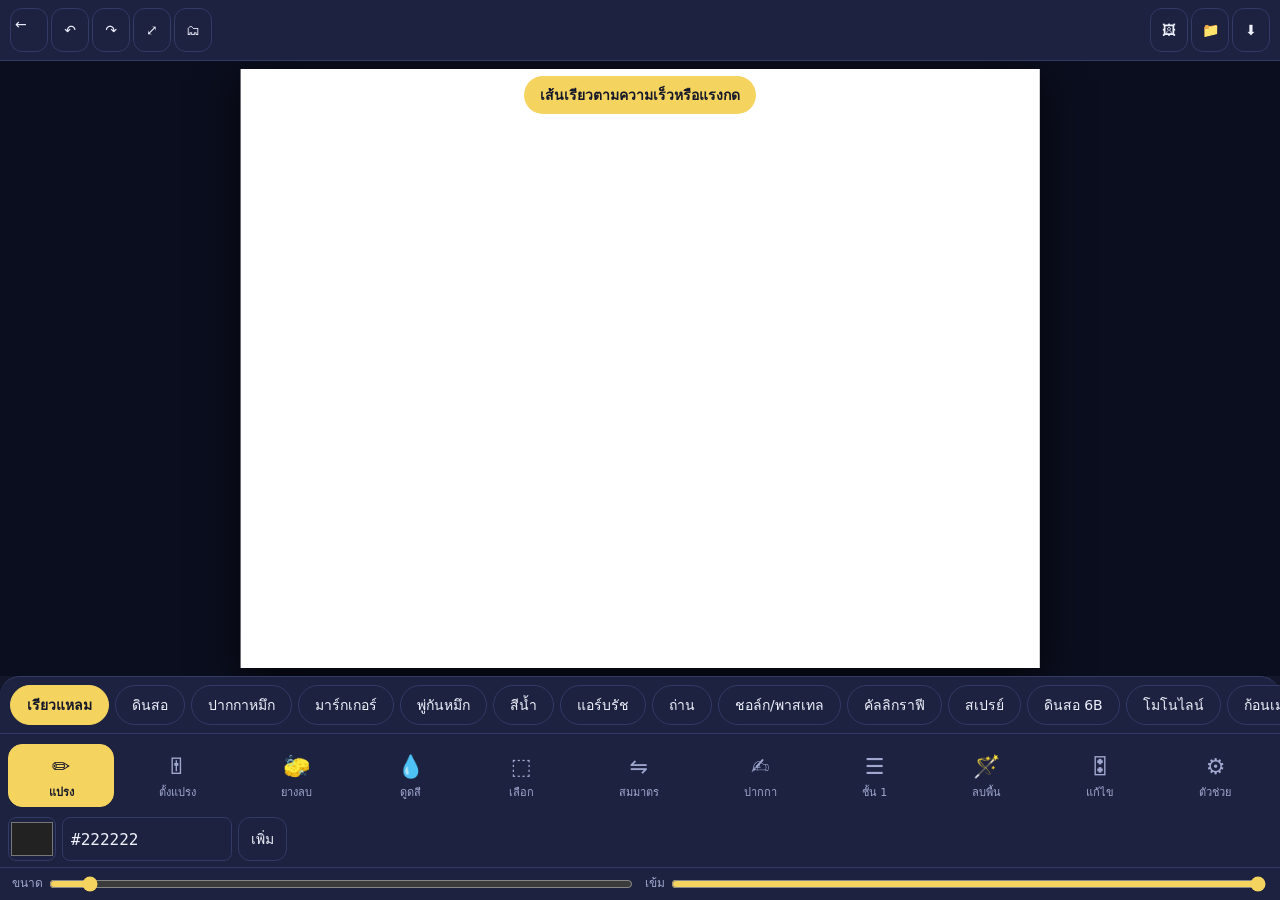
<file: studio.html>
<!DOCTYPE html><html lang="th"><head><meta charset="utf-8"><meta name="theme-color" content="#14172a"><meta name="viewport" content="width=device-width,initial-scale=1,viewport-fit=cover"><title>SkillHub Studio – สตูดิโอวาดรูป</title><link rel="manifest" href="manifest.webmanifest"><link rel="stylesheet" href="app.css">
<style>html,body{height:100%;overflow:hidden}body{display:flex;flex-direction:column;font-size:14px;padding:env(safe-area-inset-top) 0 env(safe-area-inset-bottom)}
.row{display:flex;gap:6px;align-items:center;padding:6px 8px;overflow-x:auto;border-bottom:1px solid var(--line)}.row>*{flex:none}
#vp{flex:1;min-height:0;position:relative;overflow:hidden;touch-action:none;background:#0004}
#st{position:absolute;left:0;top:0;transform-origin:0 0;box-shadow:0 4px 24px #0008}
#cv{width:100%;height:100%;display:block;touch-action:none;cursor:crosshair}
#ref{position:absolute;right:6px;top:6px;width:30%;max-width:240px;background:var(--panel);border:1px solid var(--line);border-radius:8px;padding:4px;display:none}#ref img{width:100%;display:block}
#ly{max-height:30vh;overflow:auto}.ly{display:flex;gap:4px;align-items:center;padding:3px 8px}.ly .n{flex:1;text-align:left}.dock{position:relative;border-top:1px solid var(--line);background:var(--bg)}
#sheet,#sheet2{position:absolute;bottom:100%;left:0;right:0;background:var(--panel);border-top:1px solid var(--line);max-height:45vh;overflow:auto;box-shadow:0 -8px 20px #0006}
.tools{display:grid;grid-template-columns:repeat(7,1fr);gap:6px;padding:6px 8px 0}.t{display:flex;flex-direction:column;align-items:center;font-size:11px;padding:4px 2px;min-height:54px}.t b{font-size:20px;font-weight:400}
.row2{display:flex;gap:10px;align-items:center;padding:6px 12px}.row2 input[type=range]{flex:1}input[type=color]{width:48px;height:44px;padding:0;border:1px solid var(--line);border-radius:8px;background:none}
.ly button{min-width:40px;min-height:40px}#ref button{position:absolute;top:2px;right:2px;min-height:32px}.row2 label{flex:1;display:flex;gap:4px;align-items:center;color:var(--mu);font-size:12px}#brushes{border-bottom:0}#brushes button{white-space:nowrap}#hex{width:170px;background:var(--panel);color:var(--tx);border:1px solid var(--line);border-radius:8px;padding:8px;font:16px monospace;min-height:44px}#sw{display:flex;gap:6px}#sw button{min-width:36px;min-height:36px;width:36px;padding:0;border-radius:50%}#gd{position:absolute;inset:0;pointer-events:none}select{background:var(--panel);color:var(--tx);border:1px solid var(--line);border-radius:8px;padding:8px;min-height:44px;font-size:16px;max-width:48vw}#pw{display:flex;gap:6px}#pw button{min-width:36px;min-height:36px;width:36px;padding:0;border-radius:50%}.ly{flex-wrap:wrap}.ly .n{min-width:90px}[hidden]{display:none!important}#sb{position:absolute;border:2px dashed #08f;pointer-events:none;display:none}#fb{position:absolute;left:6px;right:6px;bottom:6px;display:flex;gap:6px;align-items:center;background:var(--panel);padding:6px;border-radius:10px;border:1px solid var(--line);z-index:3}#fb label{flex:1;display:flex;gap:4px;font-size:12px;align-items:center}#lp{position:fixed;left:0;right:0;top:calc(60px + env(safe-area-inset-top));height:46vh;background:#1d1b20;border-bottom:2px solid var(--ac);z-index:4}#lp iframe{width:100%;height:100%;border:0}#lx{position:absolute;right:6px;top:6px;z-index:5}#sheet2 small{color:var(--mu)}#mbn{background:var(--panel);color:var(--tx);border:1px solid var(--line);border-radius:8px;padding:8px;font-size:16px;min-height:44px}
body>.row:first-child{background:var(--panel);padding:8px 10px}body>.row:first-child button,body>.row:first-child a.b{min-width:44px;padding:4px 8px}
#vp{background:#0b0e1e}#st{box-shadow:0 10px 40px #000b}
.dock{background:var(--panel);border-radius:20px 20px 0 0}
.tools{gap:4px;padding:10px 8px 4px}.t{border-radius:14px;background:transparent;border-color:transparent;color:var(--mu);min-height:58px}.t.on{background:var(--ac);color:var(--bg)}.t b{font-size:22px}
#brushes{padding:8px 10px;border-bottom:1px solid var(--line)}#brushes button{border-radius:999px;padding:4px 16px;min-height:40px}
.sh{margin:0;padding:14px 12px 2px;font-size:13px;font-weight:700;color:var(--ac)}
#sheet,#sheet2{border-radius:20px 20px 0 0;max-height:58vh;animation:up .18s ease-out}
@keyframes up{from{transform:translateY(14px);opacity:0}}
@media(prefers-reduced-motion:reduce){#sheet,#sheet2{animation:none}}
input[type=range]{accent-color:var(--ac)}.ly{border-bottom:1px solid var(--line);padding:6px 10px}
#toast{bottom:auto;top:calc(76px + env(safe-area-inset-top))}#fb{border-radius:16px;box-shadow:0 6px 24px #000b}#lp{background:var(--bg)}

#sheet,#sheet2,#sheet3,#sheet4,#sheet5{position:absolute;bottom:100%;left:0;right:0;background:var(--panel);border-top:1px solid var(--line);max-height:58vh;overflow:auto;box-shadow:0 -8px 20px #0006;border-radius:20px 20px 0 0;animation:up .18s ease-out}
#sheet5{max-height:52vh}#sheet5 .row2 label{min-width:0}#sheet5 output{min-width:46px;text-align:right;color:var(--mu);font-size:12px}#sheet3{max-height:34vh}#sheet4{max-height:42vh}#sheet3 small,#sheet4 small{color:var(--mu)}#sheet3 .row2 label{min-width:0}
.tools{display:flex;overflow-x:auto}.t{flex:1 0 auto;min-width:60px}
#so{position:absolute;left:0;top:0;width:100%;height:100%;pointer-events:none}
#cr{position:absolute;border:2px solid #fff;box-shadow:0 0 0 9999px #0008;pointer-events:none;z-index:3}
#cr i{position:absolute;width:18px;height:18px;margin:-9px 0 0 -9px;background:#fff;border:2px solid #08f;border-radius:50%}
.fbar{position:absolute;left:6px;right:6px;display:flex;gap:6px;align-items:center;background:var(--panel);padding:6px;border-radius:14px;border:1px solid var(--line);box-shadow:0 6px 24px #000b;overflow-x:auto;z-index:4}
.fbar>button{flex:none;white-space:nowrap}#sbar{top:6px}.fbar.bot{bottom:6px}
#adj{flex-direction:column;align-items:stretch;max-height:48%;overflow-y:auto}#adj label{display:flex;gap:8px;align-items:center;font-size:12px;color:var(--mu)}#adj label input{flex:1}#adj output{min-width:48px;text-align:right}#adj .ar{display:flex;gap:6px;justify-content:flex-end}
.mr{display:flex;gap:8px;flex-wrap:wrap;margin:6px 0}.bx h3{font-size:.95rem;margin:14px 0 4px;color:var(--ac)}
.vh{display:flex;gap:8px;align-items:center;padding:6px 0;border-bottom:1px solid var(--line)}.vh img{width:64px;background:#fff;border-radius:6px}.vh span{flex:1;font-size:13px}.vh button{min-height:40px;padding:4px 8px}
.ly.gr{background:#ffffff12}.ly.in{margin-left:14px;border-left:3px solid var(--ac)}
#adj label{display:grid;grid-template-columns:84px 1fr 52px;gap:8px}#bgh{flex:1 1 auto;white-space:normal;line-height:1.4}
body>.row:first-child{gap:3px}body>.row:first-child button,body>.row:first-child a.b{min-width:38px;padding:4px 4px}@media(max-width:440px){#inf{display:none}}
body.lt{--bg:#f3f4fa;--panel:#ffffff;--line:#c9cde3;--tx:#1a1d33;--mu:#555c80;--ac:#b8860b;--ac2:#d1543f}body.lt #vp{background:#e6e8f2}#stt{position:absolute;left:8px;bottom:8px;background:#000a;color:#fff;font-size:12px;padding:2px 8px;border-radius:8px;pointer-events:none;z-index:5}#stt[hidden]{display:none}</style></head><body>
<div class="row"><a class="b" href="index.html" aria-label="กลับหน้าหลัก">←</a><button id="undo" aria-label="ย้อนกลับ">↶</button><button id="redo" aria-label="ทำซ้ำ">↷</button><button id="fit" aria-label="รีเซ็ตมุมมองและการหมุน">⤢</button><button id="gl" aria-label="ผืนผ้าทั้งหมด">🗂</button><span style="flex:1"></span><span id="tm" style="color:var(--ac)"></span><span id="inf" style="color:var(--mu);font-size:12px"></span><button id="rf" aria-label="รูปอ้างอิง">🖼</button><button id="fm" aria-label="ไฟล์: นำเข้า ส่งออก สำรอง">📁</button><button id="png" aria-label="ดาวน์โหลด PNG">⬇</button></div>
<div id="vp"><div id="st"><canvas id="cv"></canvas><canvas id="so" aria-hidden="true"></canvas><div id="gd"></div><div id="sb"></div><div id="cr" hidden></div></div><div id="fb" hidden><label>ขนาด<input id="fs" type="range" min="20" max="300" value="100"></label><label>หมุน<input id="fr" type="range" min="-180" max="180" value="0"></label><button id="ff" aria-label="พลิกซ้ายขวา">↔</button><button id="fo" class="on" aria-label="ยืนยัน">✓</button><button id="fx" aria-label="ยกเลิก">✕</button></div><div id="sbar" class="fbar" hidden><button id="sdi">ลบด้านใน</button><button id="sdo">ลบด้านนอก</button><button id="sin" aria-label="สลับพื้นที่เลือก">⇄ สลับ</button><button id="sct" aria-label="ตัด">✂</button><button id="scp" aria-label="คัดลอก">⧉</button><button id="sxx" aria-label="ยกเลิกการเลือก">✕</button></div>
<div id="crb" class="fbar bot" hidden><button data-r="0" class="on">อิสระ</button><button data-r="1">1:1</button><button data-r="1.3333333">4:3</button><button data-r="0.75">3:4</button><button data-r="1.7777778">16:9</button><button id="crt">ตัดขอบว่าง</button><button id="cro" class="on">✓ ครอป</button><button id="crx" aria-label="ยกเลิกครอป">✕</button></div>
<div id="adj" class="fbar bot" hidden><small id="adn"></small><label>สว่าง<input id="ab" type="range" min="-100" max="100" value="0"><output></output></label><label>คอนทราสต์<input id="ac" type="range" min="-100" max="100" value="0"><output></output></label><label>อิ่มตัว<input id="as" type="range" min="-100" max="100" value="0"><output></output></label><label>เฉดสี<input id="ahu" type="range" min="-180" max="180" value="0"><output></output></label><label>เบลอ<input id="abl" type="range" min="0" max="30" value="0"><output></output></label><label>คมชัด<input id="ash" type="range" min="0" max="100" value="0"><output></output></label><div class="ar"><button id="arz">รีเซ็ต</button><button id="aok" class="on">✓ ตกลง</button><button id="axx" aria-label="ยกเลิก">✕</button></div></div>
<div id="ref"><img id="ri" alt="รูปอ้างอิง"><button id="rx" aria-label="ปิดรูปอ้างอิง">✕</button></div></div>
<div class="dock"><div id="sheet" hidden><div class="row"><button id="al">+ เพิ่มชั้น</button><button id="agr">📁 จัดกลุ่ม</button><span style="flex:1"></span><button id="cl">ปิด</button></div><div id="ly" role="list"></div></div>
<nav id="brushes" class="row" aria-label="แปรง"></nav><div id="sheet2" hidden><div class="row"><b>ตัวช่วยวาด</b><span style="flex:1"></span><button id="c2">ปิด</button></div>
<h4 class="sh">รูปทรงและความเรียบ</h4><div class="row" id="shp" role="group" aria-label="รูปทรง"><button data-s="free" class="on">อิสระ</button><button data-s="line">เส้นตรง</button><button data-s="ell">วงรี</button><button data-s="cir">วงกลม</button><button data-s="rect">สี่เหลี่ยม</button></div><div class="row" id="lst" role="group" aria-label="เส้นประ"><button data-l="solid" class="on">เส้นทึบ</button><button data-l="dash">เส้นประ</button><button data-l="dot">จุด</button></div>
<div class="row"><label><input id="qs" type="checkbox"> ลากค้างนิ้วไว้เพื่อให้เส้น/รูปทรงเป๊ะ</label></div>
<h4 class="sh">เส้นช่วยจัดสัดส่วน</h4><div class="row" id="gds" role="group" aria-label="เส้นช่วย"><button data-g="0" class="on">ไม่มีเส้น</button><button data-g="1">กริด</button><button data-g="2">สามส่วน</button><button data-g="3">กึ่งกลาง</button></div>
<div class="row2"><label>เรียบ<input id="sm" type="range" min="0" max="90" value="0"></label></div>
<h4 class="sh">ชุดสี</h4><div class="row"><select id="pal" aria-label="ชุดสี"></select><select id="harm" aria-label="สร้างชุดสีจากสีที่เลือก"><option value="">สร้างจากสีที่เลือก…</option><option value="comp">สีตรงข้าม</option><option value="ana">สีข้างเคียง</option><option value="tri">สามเส้า</option><option value="split">ตรงข้ามแบบแยก</option><option value="mono">โทนเดียว</option></select><button id="pk">เก็บทั้งชุด</button></div><div class="row" id="pw"></div>
<h4 class="sh">ไล่เฉด</h4><div class="row"><small>เลือกแปรง "ไล่เฉด" แล้วลาก</small></div><div class="row"><label>สีรอง <input id="gcol2" type="color" value="#ffffff"></label><label><input id="gfade" type="checkbox"> จางเป็นโปร่งใส</label><label><input id="gatop" type="checkbox"> เฉพาะส่วนที่มีสี</label></div>
<h4 class="sh">แปรงของฉัน</h4><div class="row"><input id="mbn" placeholder="ชื่อแปรง" aria-label="ชื่อแปรง" style="width:110px"><label><input id="mbs" type="checkbox"> เหลี่ยม</label><button id="mbc">สร้าง</button><button id="mbd">ล้างทั้งหมด</button></div>
<div class="row2"><label>แข็ง<input id="mbh" type="range" min="0" max="100" value="100"></label><label>ห่าง<input id="mbg" type="range" min="5" max="100" value="12"></label><label>กระจาย<input id="mbk" type="range" min="0" max="100" value="0"></label><label>เรียว<input id="mbt" type="range" min="0" max="100" value="0"></label></div>
<h4 class="sh">ฝึกวาดและไทม์แลปส์</h4><div class="row"><select id="tmm" aria-label="เวลา"><option value="5">5 นาที</option><option value="10" selected>10 นาที</option><option value="15">15 นาที</option><option value="30">30 นาที</option></select><button id="tms">เริ่มจับเวลา</button><button id="tlb">▶ ไทม์แลปส์</button></div><div class="row"><small id="prt"></small></div>
<h4 class="sh">ตั้งค่า</h4><div class="row2"><label>ขนาดแปรงเริ่มต้น<input id="dsz" type="range" min="1" max="120" value="8"><output id="dszo">8</output></label></div><div class="row"><small>เวอร์ชัน skillhub-studio-v12 · การตั้งค่านี้เก็บในเบราว์เซอร์</small><button id="rst">รีเซ็ตการตั้งค่า</button></div><h4 class="sh">ลายน้ำ</h4><div class="row2"><label>ข้อความลายน้ำ (ใส่ตอนส่งออก เว้นว่างถ้าไม่ใช้)<input id="wmt" maxlength="60" placeholder="เช่น © ชื่อของคุณ" style="width:100%"></label></div><h4 class="sh">หน้าจอ</h4><div class="row"><button id="fsb" aria-label="สลับโหมดเต็มจอ">⛶ เต็มจอ</button><button id="thb" aria-label="สลับธีมสว่าง">☀ ธีมสว่าง</button><button id="shw" aria-label="แสดงสถานะ พิกเซลและสี">ℹ แสดงสถานะ</button><button id="cch" aria-label="ล้างแคชและโหลดใหม่">🧹 ล้างแคช</button></div></div>
<div id="sheet3" hidden><div class="row"><b>ลบพื้นหลัง</b><span style="flex:1"></span><button id="c3">ปิด</button></div>
<div class="row" id="bgm" role="group" aria-label="วิธีเลือก"><button data-k="wand" class="on">🪄 แตะลบส่วนที่ติดกัน</button><button data-k="cwand">🎨 ลบทั้งสีในภาพ</button><button data-k="lasso">➰ บ่วง</button><button data-k="lrect">▭ กรอบ</button></div>
<div class="row"><small id="bgh"></small></div>
<div class="row2"><label>ความไวสี<input id="bgt" type="range" min="1" max="100" value="25"><output id="bgto"></output></label></div>
<div class="row2"><label>เกลี่ยขอบ<input id="bgf" type="range" min="0" max="20" value="2"><output id="bgfo"></output></label></div>
<div class="row2"><label>ขยาย/หดขอบ<input id="bgg" type="range" min="0" max="10" value="0"><output id="bggo"></output></label></div>
<h4 class="sh">บ่วง / กรอบ: วิธีรวมพื้นที่เลือก</h4><div class="row" id="selm"><button data-m="rep" class="on">แทนที่</button><button data-m="add">＋ เพิ่ม</button><button data-m="sub">－ ลบออก</button><button data-m="int">∩ ตัดกัน</button></div>
<div class="row"><button id="bsi">ลบด้านใน</button><button id="bso">ลบด้านนอก</button><button id="bsx">ยกเลิกเลือก</button></div>
<h4 class="sh">เก็บงาน</h4><div class="row"><button id="bsf">เกลี่ยขอบภาพให้นุ่ม</button></div>
<h4 class="sh">ดูพื้นหลังตัวอย่าง</h4><div class="row" id="pvb" role="group" aria-label="พื้นหลังตัวอย่าง"><button data-p="a" class="on">ตามจริง</button><button data-p="c">ตาราง</button><button data-p="w">ขาว</button><button data-p="k">ดำ</button></div>
<div class="row"><label><input id="dbt" type="checkbox"> ผืนผ้านี้พื้นโปร่งใส (ส่งออก PNG ได้พื้นโปร่ง)</label></div></div>
<div id="sheet4" hidden><div class="row"><b>แก้ไขภาพ</b><span style="flex:1"></span><button id="c4">ปิด</button></div>
<h4 class="sh">ตัด / คัดลอก / วาง</h4><div class="row"><button id="ecut">✂ ตัด</button><button id="ecp">⧉ คัดลอก</button><button id="epa">📋 วาง</button></div>
<h4 class="sh">พลิกภาพ</h4><div class="row"><button id="efh">↔ ซ้าย-ขวา</button><button id="efv">↕ บน-ล่าง</button><label><input id="efa" type="checkbox"> ทุกชั้น</label></div>
<h4 class="sh">ปรับภาพ</h4><div class="row"><button id="eadj">🎚 เบลอ / คมชัด / สี / สว่าง</button></div>
<h4 class="sh">ผืนผ้า</h4><div class="row"><button id="ecr">⛶ ครอป</button><button id="etr">ตัดขอบว่าง</button><button id="ers">⇲ กำหนดขนาด</button></div>
<h4 class="sh">เอฟเฟกต์ 3D</h4><div class="row"><label>ทิศแสง <select id="b3l" aria-label="ทิศแสง"><option value="-135">บนซ้าย</option><option value="-45">บนขวา</option><option value="135">ล่างซ้าย</option><option value="45">ล่างขวา</option></select></label></div><div class="row2"><label>ขนาดนูน<input id="b3s" type="range" min="2" max="40" value="10"></label><label>ความเข้ม<input id="b3i" type="range" min="10" max="100" value="60"></label></div><div class="row"><label><input id="b3d" type="checkbox" checked> เงาตกพื้น</label><button id="b3g">🧊 ทำให้ชั้นนี้นูน</button></div><div class="row"><small>แปรง 🧊 ในแถบแปรงวาดด้วยแสงเงา 3D อยู่แล้ว ส่วนปุ่มนี้เปลี่ยนภาพที่วาดไว้ในชั้นปัจจุบัน (รูปทรง ตัวอักษร) ให้ดูนูนขึ้น กดย้อนกลับได้</small></div>
<div class="row"><small>ถ้าเลือกพื้นที่ไว้ (เครื่องมือ "ลบพื้น" → บ่วง/กรอบ) การตัด คัดลอก และปรับภาพจะใช้เฉพาะส่วนที่เลือก</small></div></div>
<div id="sheet5" hidden><div class="row"><b id="bst">ตั้งค่าแปรง</b><span style="flex:1"></span><button id="bsr">รีเซ็ตแปรงนี้</button><button id="c5">ปิด</button></div><div class="row"><canvas id="bpv" width="360" height="84" style="width:100%;max-width:440px;border-radius:10px;border:1px solid var(--line)" aria-label="ตัวอย่างเส้นของแปรง"></canvas></div><div class="row"><small id="bsh"></small></div><div id="bsw"></div></div>
<div class="tools"><button class="t on" id="tb"><b>✏️</b>แปรง</button><button class="t" id="tbs" aria-label="ตั้งค่าแปรง"><b>🎚</b>ตั้งแปรง</button><button class="t" id="te"><b>🧽</b>ยางลบ</button><button class="t" id="tp"><b>💧</b>ดูดสี</button><button class="t" id="tsl"><b>⬚</b>เลือก</button><button class="t" id="sy" aria-pressed="false"><b>⇋</b>สมมาตร</button><button class="t" id="pno" aria-pressed="false" aria-label="โหมดปากกา: นิ้วไม่วาด ใช้ซูม/หมุนอย่างเดียว"><b>✍</b>ปากกา</button><button class="t" id="ls"><b>☰</b>ชั้น</button><button class="t" id="tbg"><b>🪄</b>ลบพื้น</button><button class="t" id="ted"><b>🎛</b>แก้ไข</button><button class="t" id="ss"><b>⚙</b>ตัวช่วย</button></div>
<div class="row"><input id="col" type="color" value="#222222" aria-label="เลือกสี"><input id="hex" value="#222222" autocapitalize="off" autocomplete="off" spellcheck="false" placeholder="วางค่าสี เช่น #E8A87C" aria-label="ใส่ค่าสี (วางได้หลายสี)"><button id="ah">เพิ่ม</button><span id="sw"></span><button id="cs" aria-label="ล้างชุดสีที่เก็บไว้">ล้าง</button></div><div class="row2"><label>ขนาด<input id="sz" type="range" min="1" max="120" value="8"></label><label>เข้ม<input id="alpha" type="range" min="5" max="100" value="100"></label></div></div>
<script src="app.js"></script><script src="brush3d.js"></script><script>
let W=1200,H=900;const cv=$('cv'),cx=cv.getContext('2d'),vp=$('vp'),st=$('st');cv.width=W;cv.height=H;
let SP=[],hT,hA,SN=null,stkL=0,QS=localStorage.getItem("sh4qs")!="0";
let LY=[],act=0,cur='taper',shape='free',sm=0,sh0,tc,gm=0,sym=false,ud=[],rd=[],V={x:0,y:0,s:1,r:0},FL,selA,gA,tap,BG='w',tg,PV='a',CB,GR=[],TL=[],CUR,DX=[],P=new Map(),dr=false,last,lt,w,g0,tm;
const mk=()=>{const c=document.createElement('canvas');c.width=W;c.height=H;return c};
const db=new Promise(r=>{const q=indexedDB.open('sh4',1);q.onupgradeneeded=()=>q.result.createObjectStore('k');q.onsuccess=()=>r(q.result);q.onerror=()=>r(null)});
const idb=(m,k,v)=>db.then(d=>d&&new Promise(r=>{const o=d.transaction('k',m=='get'?'readonly':'readwrite').objectStore('k'),q=m=='get'?o.get(k):o.put(v,k);q.onsuccess=()=>r(q.result);q.onerror=()=>r()}));
const BL=['source-over','multiply','screen','overlay','darken','lighten'],BN=['ปกติ','คูณ','สกรีน','โอเวอร์เลย์','มืดกว่า','สว่างกว่า'],MAXL=12;
const escH=s=>String(s).replace(/[&<>"']/g,c=>({'&':'&amp;','<':'&lt;','>':'&gt;','"':'&quot;',"'":'&#39;'}[c]));
const XT={tools:['wand','cwand','lasso','lrect','crop'],down(){},move(){},up(){},cancel(){},busy(){return false},onTool(){},resize(){},reset(){},autoVersion(){},dropVersions(){return Promise.resolve()},exportAs(){toast('กำลังโหลดส่วนเสริม…')},openFile(){},groupNew(){},groupPick(){},finishCanvas:c=>c};
const stBG=()=>{st.style.background=PV=='k'?'#000':PV=='w'?'#fff':(PV=='c'||(PV=='a'&&BG=='t'))?'repeating-conic-gradient(#ccc 0 25%,#fff 0 50%) 0 0/20px 20px':'#fff'};
function drawRun(g,a,b,inG){for(let i=a;i<b;i++){const l=LY[i];if(!l.v)continue;let src=l.c;if(l.k&&i>(inG?a:0)){tc=tc||mk();const t=tc.getContext('2d');t.globalAlpha=1;t.globalCompositeOperation='source-over';t.clearRect(0,0,W,H);t.drawImage(l.c,0,0);t.globalCompositeOperation='destination-in';t.drawImage(LY[i-1].c,0,0);src=tc}g.globalAlpha=l.o;g.globalCompositeOperation=BL[l.bl||0]||'source-over';g.drawImage(src,0,0)}g.globalAlpha=1;g.globalCompositeOperation='source-over'}
function compose(g){let i=0;while(i<LY.length){const l=LY[i],gr=l.g&&GR.find(x=>x.id==l.g);if(!gr){drawRun(g,i,i+1,false);i++;continue}let j=i;while(j<LY.length&&LY[j].g==l.g)j++;if(gr.v!==false){tg=tg||mk();const t=tg.getContext('2d');t.globalAlpha=1;t.globalCompositeOperation='source-over';t.clearRect(0,0,W,H);drawRun(t,i,j,true);g.globalAlpha=gr.o==null?1:gr.o;g.globalCompositeOperation='source-over';g.drawImage(tg,0,0);g.globalAlpha=1}i=j}g.globalAlpha=1;g.globalCompositeOperation='source-over'}
function flat(white){const c=document.createElement('canvas');c.width=W;c.height=H;const g=c.getContext('2d');if(white||BG!='t'){g.fillStyle='#fff';g.fillRect(0,0,W,H)}compose(g);return c}
function render(){cx.globalAlpha=1;cx.globalCompositeOperation='source-over';cx.clearRect(0,0,W,H);if(BG!='t'&&PV=='a'){cx.fillStyle='#fff';cx.fillRect(0,0,W,H)}compose(cx);if(FL){cx.save();cx.globalAlpha=LY[act].o;cx.translate(FL.cx,FL.cy);cx.rotate(FL.rot);cx.scale(FL.sc*FL.fx,FL.sc);cx.drawImage(FL.c,-FL.w/2,-FL.h/2);cx.restore()}cx.globalAlpha=1;cx.globalCompositeOperation='source-over'}
function tlcap(){if(!CUR)return;const c=document.createElement('canvas');c.width=480;c.height=Math.round(480*H/W);const g=c.getContext('2d');g.fillStyle='#fff';g.fillRect(0,0,c.width,c.height);g.drawImage(cv,0,0,c.width,c.height);TL.push(c.toDataURL('image/jpeg',.6));if(TL.length>300)TL=TL.filter((_,i)=>i%2==0)}
async function saveNow(){if(!CUR)return;const b=await Promise.all(LY.map(l=>new Promise(r=>l.c.toBlob(r))));const rec={m:LY.map(l=>({v:l.v,o:l.o,n:l.n,lk:l.lk,bl:l.bl,k:l.k,g:l.g,al:l.al})),b,act,gr:GR.map(g=>({...g})),w:W,h:H};await idb('put','d:'+CUR,rec);const m=DX.find(d=>d.id==CUR);if(m){m.w=W;m.h=H;const t=document.createElement('canvas');t.width=160;t.height=Math.round(160*H/W);t.getContext('2d').drawImage(cv,0,0,t.width,t.height);m.th=t.toDataURL();m.t=Date.now();await idb('put','idx',DX)}await idb('put','tl:'+CUR,TL);$('inf').textContent='บันทึกอัตโนมัติแล้ว';try{Promise.resolve(XT.autoVersion(rec)).catch(()=>{})}catch(e){}return rec}
function saveSoon(){tlcap();clearTimeout(tm);tm=setTimeout(saveNow,1500)}
const pruneGR=()=>{GR=GR.filter(g=>LY.some(l=>l.g==g.id));LY.forEach(l=>{if(l.g&&!GR.some(g=>g.id==l.g))delete l.g})};
function moveLayer(i,dir){const j=i+dir;if(j<0||j>=LY.length)return;const l=LY[i],n=LY[j];
if(l.g){if(n.g===l.g){[LY[i],LY[j]]=[LY[j],LY[i]];act=j}else delete l.g;return}
if(n.g){let k=j;if(dir>0){while(LY[k+1]&&LY[k+1].g===n.g)k++}else{while(LY[k-1]&&LY[k-1].g===n.g)k--}LY.splice(i,1);LY.splice(k,0,l);act=k;return}
[LY[i],LY[j]]=[LY[j],LY[i]];act=j}
function grRow(g){const d=document.createElement('div');d.className='ly gr';d.setAttribute('role','listitem');
d.innerHTML='<button data-a="t" aria-label="พับหรือขยายกลุ่ม">'+(g.x?'▸':'▾')+'</button><button class="n">📁 '+escH(g.n)+'</button><button data-a="v" aria-label="ซ่อนหรือแสดงกลุ่ม">'+(g.v!==false?'👁':'—')+'</button><input type="range" min="5" max="100" value="'+Math.round((g.o==null?1:g.o)*100)+'" aria-label="ความโปร่งของกลุ่ม" style="width:70px"><button data-a="u" aria-label="ปลดกลุ่ม">ปลดกลุ่ม</button>';
d.querySelector('.n').onclick=()=>{const n=prompt('ชื่อกลุ่ม',g.n);if(n&&n.trim()){g.n=n.trim().slice(0,40);list();saveSoon()}};
d.querySelector('input').oninput=e=>{g.o=e.target.value/100;render();saveSoon()};
d.querySelectorAll('[data-a]').forEach(b=>b.onclick=()=>{const a=b.dataset.a;if(a=='t')g.x=!g.x;if(a=='v')g.v=g.v===false;if(a=='u'){LY.forEach(l=>{if(l.g==g.id)delete l.g});GR=GR.filter(x=>x!==g);ud=[];rd=[]}render();list();saveSoon()});return d}
function list(){pruneGR();$('ly').innerHTML='';LY.forEach((l,i)=>{const gr=l.g&&GR.find(g=>g.id==l.g);
if(!gr||!gr.x){const d=document.createElement('div');d.className='ly'+(gr?' in':'');d.setAttribute('role','listitem');
d.innerHTML='<button class="n'+(i==act?' on':'')+'">'+escH(l.n)+'</button><button data-a="r" aria-label="เปลี่ยนชื่อชั้น">✎</button><button data-a="v" aria-label="ซ่อนหรือแสดง">'+(l.v?'👁':'—')+'</button><input type="range" min="5" max="100" value="'+Math.round(l.o*100)+'" aria-label="ความโปร่ง" style="width:70px"><button data-a="u" aria-label="เลื่อนขึ้น">↑</button><button data-a="d" aria-label="เลื่อนลง">↓</button><button data-a="c" aria-label="ทำสำเนา">⧉</button><button data-a="l" aria-label="ล็อกชั้น">'+(l.lk?'🔒':'🔓')+'</button><button data-a="b" aria-label="โหมดผสม">'+BN[l.bl||0]+'</button><button data-a="a" aria-label="ล็อกความโปร่ง (วาดทับได้เฉพาะส่วนที่มีสี)" class="'+(l.al?'on':'')+'">α</button><button data-a="k" aria-label="คลิปปิ้งกับชั้นล่าง" class="'+(l.k?'on':'')+'">✂</button><button data-a="g" aria-label="ใส่/ย้ายกลุ่ม">📁</button><button data-a="m" aria-label="รวมกับชั้นล่าง">⤓</button><button data-a="x" aria-label="ลบชั้น">✕</button>';
d.querySelector('.n').onclick=()=>{if(FL)selCommit();act=i;list()};d.querySelector('input').oninput=e=>{l.o=e.target.value/100;render();saveSoon()};
d.querySelectorAll('[data-a]').forEach(b=>b.onclick=()=>{if(FL)selCommit();const a=b.dataset.a;
if(a=='r'){const n=prompt('ชื่อชั้น',l.n);if(n&&n.trim()){l.n=n.trim().slice(0,40);list();saveSoon()}return}
if(a=='g'){XT.groupPick(i);return}
if(a=='v')l.v=!l.v;
if(a=='u')moveLayer(i,1);if(a=='d')moveLayer(i,-1);
if(a=='c'&&LY.length<MAXL){const c=mk();c.getContext('2d').drawImage(l.c,0,0);const n={c,v:l.v,o:l.o,n:l.n+' สำเนา',bl:l.bl,al:l.al};if(l.g)n.g=l.g;LY.splice(i+1,0,n);act=i+1}
if(a=='l')l.lk=!l.lk;if(a=='a'){l.al=!l.al;toast(l.al?'ล็อกความโปร่ง: วาดได้เฉพาะส่วนที่มีสีอยู่แล้ว':'ปลดล็อกความโปร่งแล้ว')}if(a=='b')l.bl=((l.bl||0)+1)%BL.length;if(a=='k')l.k=!l.k;
if(a=='m'&&i>0){const g=LY[i-1].c.getContext('2d');g.save();g.globalAlpha=l.o;g.globalCompositeOperation=BL[l.bl||0];g.drawImage(l.c,0,0);g.restore();LY.splice(i,1);act=i-1}
if('udcxm'.includes(a)){ud=[];rd=[]}
if(a=='x'&&LY.length>1){LY.splice(i,1);act=Math.min(act,LY.length-1)}
render();list();saveSoon()});$('ly').prepend(d)}
if(gr&&(i==LY.length-1||LY[i+1].g!=l.g))$('ly').prepend(grRow(gr))});$('ls').lastChild.textContent='ชั้น '+LY.length}
$('al').onclick=()=>{if(LY.length>=MAXL)return toast('ครบ '+MAXL+' ชั้น');LY.push({c:mk(),v:true,o:1,n:'ชั้น '+(LY.length+1)});act=LY.length-1;list();saveSoon()};
const gc=()=>LY[act].c.getContext('2d');
const udBytes=e=>e.all?e.L.reduce((s,x)=>s+x.data.length,0):e.d.data.length;
function trimUD(){let s=ud.reduce((a,e)=>a+udBytes(e),0);while(ud.length>1&&(s>160e6||ud.length>40))s-=udBytes(ud.shift())}
function snap(){ud.push({i:act,d:gc().getImageData(0,0,W,H)});trimUD();rd=[]}
function snapAll(){ud.push({all:1,w:W,h:H,act,L:LY.map(l=>l.c.getContext('2d').getImageData(0,0,W,H))});trimUD();rd=[]}
function swap(a,b){const s=a.pop();if(!s)return;
if(s.all){if(s.L.length!==LY.length)return;b.push({all:1,w:W,h:H,act,L:LY.map(l=>l.c.getContext('2d').getImageData(0,0,W,H))});
if(s.w!==W||s.h!==H){W=s.w;H=s.h;cv.width=W;cv.height=H;tc=tg=null;LY.forEach(l=>{l.c.width=W;l.c.height=H});const m=DX.find(d=>d.id==CUR);if(m){m.w=W;m.h=H}XT.resize();fit()}
LY.forEach((l,i)=>l.c.getContext('2d').putImageData(s.L[i],0,0));act=Math.min(s.act,LY.length-1);render();list();saveSoon();return}
if(!LY[s.i]||s.d.width!==W||s.d.height!==H)return;const c=LY[s.i].c.getContext('2d');b.push({i:s.i,d:c.getImageData(0,0,W,H)});c.putImageData(s.d,0,0);render();saveSoon()}
$('undo').onclick=()=>swap(ud,rd);$('redo').onclick=()=>swap(rd,ud);
const pt=e=>{const r=vp.getBoundingClientRect(),dx=e.clientX-r.left-V.x,dy=e.clientY-r.top-V.y,cs=Math.cos(V.r),sn=Math.sin(V.r),k=W/st.offsetWidth/V.s;return{x:(cs*dx+sn*dy)*k,y:(-sn*dx+cs*dy)*k}};
function segT(a,b,wd){const c=gc();c.lineCap=c.lineJoin='round';c.lineWidth=wd;c.strokeStyle=$('col').value;c.globalCompositeOperation=LY[act].al?'source-atop':'source-over';c.globalAlpha=+$('alpha').value/100;
const f=(a,b)=>{c.beginPath();c.moveTo(a.x,a.y);c.lineTo(b.x,b.y);c.stroke()};f(a,b);if(sym)f({x:W-a.x,y:a.y},{x:W-b.x,y:b.y});c.globalAlpha=1}
const BR={
 pencil:{n:'ดินสอ',gap:.12,fn:(c,x,y,s,p,a)=>{c.globalAlpha=a*.35*p;for(let i=0;i<4;i++){c.beginPath();c.arc(x+rnd(-s*.3,s*.3),y+rnd(-s*.3,s*.3),Math.max(.6,s*.22),0,7);c.fill();}}},
 pen:{n:'ปากกาหมึก',gap:.1,fn:(c,x,y,s,p,a)=>{c.globalAlpha=a;c.beginPath();c.arc(x,y,Math.max(.5,s*p/2),0,7);c.fill();}},
 marker:{n:'มาร์กเกอร์',gap:.12,fn:(c,x,y,s,p,a)=>{c.globalAlpha=a*.25;c.globalCompositeOperation='multiply';c.fillRect(x-s/2,y-s/3,s,s*.66);},keepOp:1},
 brush:{n:'พู่กันหมึก',gap:.06,fn:(c,x,y,s,p,a)=>{c.globalAlpha=a*.9;c.beginPath();c.ellipse(x,y,Math.max(.6,s*p*.5),Math.max(.6,s*p*.5),0,0,7);c.fill();}},
 water:{n:'สีน้ำ',gap:.25,fn:(c,x,y,s,p,a)=>{c.globalAlpha=a*.045;for(let i=0;i<6;i++){c.beginPath();c.arc(x+rnd(-s*.25,s*.25),y+rnd(-s*.25,s*.25),s*rnd(.5,1)*p,0,7);c.fill();}}},
 air:{n:'แอร์บรัช',gap:.1,fn:(c,x,y,s,p,a)=>{const r=s*1.2,g=c.createRadialGradient(x,y,0,x,y,r);g.addColorStop(0,c.fillStyle);g.addColorStop(1,'transparent');c.globalAlpha=a*.12*p;c.fillStyle=g;c.fillRect(x-r,y-r,r*2,r*2);},grad:1},
 charcoal:{n:'ถ่าน',gap:.2,fn:(c,x,y,s,p,a)=>{c.globalAlpha=a*.5;for(let i=0;i<14;i++){const r=s*.55*Math.sqrt(Math.random()),t=rnd(0,6.28);c.fillRect(x+Math.cos(t)*r,y+Math.sin(t)*r,rnd(1,2.6),rnd(1,2.6));}}},
 chalk:{n:'ชอล์ก/พาสเทล',gap:.15,fn:(c,x,y,s,p,a)=>{c.globalAlpha=a*.6;for(let i=0;i<22;i++){if(Math.random()<.45)continue;c.fillRect(x+rnd(-s/2,s/2),y+rnd(-s/2,s/2),rnd(1,3.5),rnd(1,3.5));}}},
 callig:{n:'คัลลิกราฟี',gap:.08,fn:(c,x,y,s,p,a)=>{c.globalAlpha=a;c.beginPath();c.ellipse(x,y,s*.6,Math.max(.8,s*.12),-.78,0,7);c.fill();}},
 spray:{n:'สเปรย์',gap:.3,fn:(c,x,y,s,p,a)=>{c.globalAlpha=a*.8;for(let i=0;i<18;i++){const r=s*Math.sqrt(Math.random()),t=rnd(0,6.28);c.fillRect(x+Math.cos(t)*r,y+Math.sin(t)*r,1.4,1.4);}}},
 pencil6b:{n:'ดินสอ 6B',tip:'ร่างภาพ/ตัดเส้น กดเบาหนักได้',gap:.1,fn:(c,x,y,s,p,a)=>{c.globalAlpha=a*.5*p;c.beginPath();c.arc(x,y,Math.max(.6,s*.3*(.4+p)),0,7);c.fill();for(let i=0;i<3;i++)c.fillRect(x+rnd(-s*.35,s*.35),y+rnd(-s*.35,s*.35),1,1);}},
 mono:{n:'โมโนไลน์',tip:'เส้นคงที่ ใช้เขียนตัวอักษร/เส้นชัดๆ',gap:.1,fn:(c,x,y,s,p,a)=>{c.globalAlpha=a;c.beginPath();c.arc(x,y,Math.max(.6,s/2),0,7);c.fill();}},
 cloud:{n:'ก้อนเมฆ',tip:'ขอบนูนๆ ใช้เขียนหัวข้อตัวใหญ่',gap:.18,fn:(c,x,y,s,p,a)=>{c.globalAlpha=a;for(let i=0;i<6;i++){const t=i*1.047;c.beginPath();c.arc(x+Math.cos(t)*s*.3,y+Math.sin(t)*s*.3,s*.26,0,7);c.fill();}c.beginPath();c.arc(x,y,s*.32,0,7);c.fill();}},
 crayon:{n:'สีเทียน/แว็กซ์',tip:'ลงพื้นแบบมีเม็ดกระดาษ ซ้อนหลายชั้นได้',gap:.12,fn:(c,x,y,s,p,a)=>{c.globalAlpha=a*.85;for(let i=0;i<40;i++){if(Math.random()<.35)continue;const r=s*.5*Math.sqrt(Math.random()),t=rnd(0,6.28);c.fillRect(x+Math.cos(t)*r,y+Math.sin(t)*r,rnd(1.2,3),rnd(1.2,3));}}},
 grain:{n:'ลงพื้นหยาบ',tip:'เนื้อหยาบแบบเม็ดทราย เก็บรายละเอียดด้วยการซ้อนสี',gap:.15,fn:(c,x,y,s,p,a)=>{c.globalAlpha=a*.9;for(let i=0;i<70;i++){const r=s*.5*Math.sqrt(Math.random()),t=rnd(0,6.28);c.fillRect(x+Math.cos(t)*r,y+Math.sin(t)*r,rnd(1,2),rnd(1,2));}}},
 softgrain:{n:'ถ่านอัดนุ่ม',tip:'ถ่าน 2B: สร้างเท็กซ์เจอร์/เกลี่ยเงา',gap:.14,fn:(c,x,y,s,p,a)=>{c.globalAlpha=a*.28*p;for(let i=0;i<50;i++){const r=s*.55*Math.sqrt(Math.random()),t=rnd(0,6.28);c.fillRect(x+Math.cos(t)*r,y+Math.sin(t)*r,1.3,1.3);}}},
 eraser:{n:'ยางลบ',gap:.1,fn:(c,x,y,s,p,a)=>{c.globalAlpha=1;c.beginPath();c.arc(x,y,s/2,0,7);c.fill();},erase:1},esoft:{n:'ยางลบนุ่ม',gap:.1,erase:1,tip:'ขอบนุ่ม ลบเบาๆ',fn:(c,x,y,s,p,a)=>{const r=Math.max(.5,s/2),g=c.createRadialGradient(x,y,0,x,y,r);g.addColorStop(0,'rgba(0,0,0,1)');g.addColorStop(.6,'rgba(0,0,0,.8)');g.addColorStop(1,'rgba(0,0,0,0)');c.globalAlpha=1;c.fillStyle=g;c.beginPath();c.arc(x,y,r,0,7);c.fill();}},text:{n:'ข้อความ',gap:1,tip:'พิมพ์ข้อความ แล้วแตะบนผืนผ้าเพื่อวาง',fn:(c,x,y,s,p,a)=>{if(!TXT)return;c.globalAlpha=a;c.font=Math.max(10,s*2)+'px Sarabun,"Noto Sans Thai",sans-serif';c.fillText(TXT,x,y);TXT='';setTimeout(()=>selB(lastB),0)}},
 fill:{n:'เทสี',fillTool:1}
};Object.assign(BR,window.B3D||{});let BS={};try{BS=JSON.parse(localStorage.getItem('sh4bs'))||{}}catch(_){}let pp=1;const prs=e=>e.pointerType=='pen'&&e.pressure>0?Math.max(.15,e.pressure):1,rnd=(a,b)=>a+Math.random()*(b-a),hex2rgb=h=>[1,3,5].map(i=>parseInt(h.slice(i,i+2),16));
function stamp(x,y){const b=BR[cur],c=gc(),k=cur;c.save();c.fillStyle=$('col').value;c.globalCompositeOperation=b.erase?'destination-out':(LY[act].al?'source-atop':'source-over');
const s0=+$('sz').value,sc=bsg(k,'sc')/100,jt=bsg(k,'jt')/100,s=s0*(1-jt*Math.random()*.8);if(sc){const r=s0*sc*.6;x+=rnd(-r,r);y+=rnd(-r,r)}
B3.gl=bsg(k,'gl')/100;B3.dp=bsg(k,'dp')/100;B3.br=bsg(k,'br')/100;
b.fn(c,x,y,s,Math.max(.05,1+(pp-1)*bsg(k,'pr')/100),$('alpha').value/100);c.restore()}
function seg(a,b,wd){if(cur=='taper')return segT(a,b,wd);const s=+$('sz').value,st=Math.max(1,s*BR[cur].gap*bsg(cur,'gap')/100),d=Math.hypot(b.x-a.x,b.y-a.y);if(d>0)B3.dir=Math.atan2(b.y-a.y,b.x-a.x);const n=Math.max(1,Math.ceil(d/st));for(let i=1;i<=n;i++){const t=i/n,x=a.x+(b.x-a.x)*t,y=a.y+(b.y-a.y)*t;stamp(x,y);if(sym)stamp(W-x,y)}if(BR[cur].flush)BR[cur].flush()}
function flood(sx,sy,hex){const d=cx.getImageData(0,0,W,H).data,[fr,fg,fb]=hex2rgb(hex),i0=(sy*W+sx)*4,tr=d[i0],tg=d[i0+1],tb=d[i0+2],ta=d[i0+3];
const ok=i=>Math.abs(d[i]-tr)+Math.abs(d[i+1]-tg)+Math.abs(d[i+2]-tb)+Math.abs(d[i+3]-ta)<=60,seen=new Uint8Array(W*H),st=[sx+sy*W];
while(st.length){const q=st.pop();if(seen[q])continue;const x=q%W,y=q/W|0;if(!ok(q*4))continue;seen[q]=1;if(x>0)st.push(q-1);if(x<W-1)st.push(q+1);if(y>0)st.push(q-W);if(y<H-1)st.push(q+W)}
const c=gc(),im=c.getImageData(0,0,W,H),o=im.data,lk=LY[act].al;for(let q=0;q<W*H;q++)if(seen[q]&&(!lk||o[q*4+3])){o[q*4]=fr;o[q*4+1]=fg;o[q*4+2]=fb;o[q*4+3]=255}c.putImageData(im,0,0)}
function pick(e){const p=pt(e),d=cx.getImageData(p.x|0,p.y|0,1,1).data;$('col').value='#'+[...d].slice(0,3).map(v=>v.toString(16).padStart(2,'0')).join('');$('hex').value=$('col').value}
function fit(){const a=vp.clientWidth-16,b=vp.clientHeight-16,s=Math.max(50,Math.min(a,b*W/H)),h=s*H/W;st.style.width=s+'px';st.style.height=h+'px';V={x:(vp.clientWidth-s)/2,y:Math.max(8,(vp.clientHeight-h)/2),s:1,r:0};ap()}
const ap=()=>st.style.transform='translate('+V.x+'px,'+V.y+'px) rotate('+V.r+'rad) scale('+V.s+')';
function gest(c0,c,k,da){const cs=Math.cos(V.r),sn=Math.sin(V.r),dx=c0.x-V.x,dy=c0.y-V.y,qx=(cs*dx+sn*dy)/V.s,qy=(-sn*dx+cs*dy)/V.s;V.s=Math.min(8,Math.max(.3,V.s*k));V.r+=da;const c2=Math.cos(V.r),s2=Math.sin(V.r);V.x=c.x-V.s*(c2*qx-s2*qy);V.y=c.y-V.s*(s2*qx+c2*qy);ap()}
const zoom=(x,y,k)=>gest({x,y},{x,y},k,0);
const ctr=()=>{const [a,b]=[...P.values()],r=vp.getBoundingClientRect();return{x:(a.clientX+b.clientX)/2-r.left,y:(a.clientY+b.clientY)/2-r.top,d:Math.hypot(a.clientX-b.clientX,a.clientY-b.clientY),a:Math.atan2(b.clientY-a.clientY,b.clientX-a.clientX)}};
let PENO=localStorage.getItem('sh4po')=='1',IGN=null;
cv.onpointerdown=e=>{cv.setPointerCapture(e.pointerId);P.set(e.pointerId,e);if(PENO&&e.pointerType=='touch'&&P.size==1){IGN=e.pointerId;return}if(P.size>=2){selA=null;gA=null;XT.cancel();if(P.size==2){if(dr){dr=false;clearTimeout(hT);SN=null;swap(ud,[])}g0=ctr();tap={t:e.timeStamp,m:0,n:2}}else if(tap)tap.n=3;return}if(FL&&cur!='sel')selCommit();
if(XT.busy()){toast('กำลังปรับภาพ — กด ✓ หรือ ✕ ก่อน');return}if(XT.tools.includes(cur)){XT.down(e);return}
if(cur=='sel'){selDown(e);return}if(cur=='grad'){if(!LY[act].v||LY[act].lk)return toast('ชั้นถูกซ่อนหรือล็อกอยู่');snap();gA=pt(e);return}
if(cur=='pick'){pick(e);return}if(cur=='fill'){if(!LY[act].v||LY[act].lk)return toast('ชั้นถูกซ่อนหรือล็อกอยู่');snap();const q=pt(e);flood(q.x|0,q.y|0,$('col').value);render();saveSoon();return}if(!LY[act].v||LY[act].lk)return toast('ชั้นถูกซ่อนหรือล็อกอยู่');pp=prs(e);snap();dr=true;last=pt(e);lt=e.timeStamp;w=$('sz').value*.4;SP=[last];SN=null;stkL=0;hArm(e);if(shape=='free')seg(last,last,w);else sh0=last;render()};
cv.onpointermove=e=>{if(!P.has(e.pointerId))return;P.set(e.pointerId,e);if(IGN===e.pointerId&&P.size==1)return;if(P.size==2){const g=ctr();if(tap)tap.m+=Math.abs(g.x-g0.x)+Math.abs(g.y-g0.y)+Math.abs(g.d-g0.d);gest(g0,g,g.d/g0.d,g.a-g0.a);g0=g;return}if(XT.tools.includes(cur)){XT.move(e);return}if(cur=='sel'){selMove(e);return}if(cur=='grad'){if(gA)gradDraw(pt(e));return}if(!dr)return;
pp=prs(e);if(shape!='free'){shp(pt(e));return}let p=pt(e);if(SN){snMove(p);return}SP.push(p);hMove(e);if(sm>0)p={x:last.x+(p.x-last.x)*(1-sm),y:last.y+(p.y-last.y)*(1-sm)};const dt=Math.max(1,e.timeStamp-lt),sp=Math.hypot(p.x-last.x,p.y-last.y)/dt/V.s,z=+$('sz').value;
const t=e.pointerType=='pen'&&e.pressure>0?z*(.25+e.pressure*1.2):z*Math.max(.25,1.2-sp*.5);w+=(t-w)*.35;tp(e,sp,last,p);seg(last,p,w);last=p;lt=e.timeStamp;render()};
const up=e=>{if(IGN===e.pointerId){IGN=null;P.delete(e.pointerId);return}P.delete(e.pointerId);if(XT.tools.includes(cur))XT.up(e);if(cur=='sel')selUp(e);if(cur=='grad'&&gA){gA=null;saveSoon()}if(dr){dr=false;clearTimeout(hT);SN=null;saveSoon()}g0=null;if(P.size==0&&tap){if(e.timeStamp-tap.t<350&&tap.m<20)(tap.n==2?$('undo'):$('redo')).click();tap=null}};cv.onpointerup=cv.onpointercancel=up;
vp.addEventListener('wheel',e=>{e.preventDefault();const r=vp.getBoundingClientRect();zoom(e.clientX-r.left,e.clientY-r.top,e.deltaY<0?1.1:.9)},{passive:false});
let lastB='taper';const BK={taper:{n:'เรียวแหลม',tip:'เส้นเรียวตามความเร็วหรือแรงกด'},...BR};
function selB(k){bsLoad(k);if(k=='text'){const t=prompt('พิมพ์ข้อความที่จะวาง');if(!t)return;TXT=t}cur=k;if(!['eraser','fill','pick','sel',...XT.tools].includes(k))lastB=k;if(BK[k]&&BK[k].tip)toast(BK[k].tip);if(k=='pick')toast('แตะผืนผ้าหรือรูปอ้างอิงเพื่อดูดสี');document.querySelectorAll('#brushes button').forEach(e=>e.classList.toggle('on',e.dataset.k==k));$('tb').classList.toggle('on',!['eraser','pick','sel',...XT.tools].includes(k));$('tbg').classList.toggle('on',XT.tools.includes(k)&&k!='crop');$('tsl').classList.toggle('on',k=='sel');if(k=='sel')toast('ลากเลือกพื้นที่ หรือแตะเพื่อเลือกทั้งชั้น แล้วลากย้าย');$('te').classList.toggle('on',k=='eraser');$('tp').classList.toggle('on',k=='pick');XT.onTool(k)}
$('tb').onclick=()=>selB(lastB);$('te').onclick=()=>selB('eraser');$('tp').onclick=()=>selB('pick');
Object.entries(BK).forEach(([k,b])=>{if(k=='eraser')return;const e=document.createElement('button');e.textContent=b.n;e.dataset.k=k;e.onclick=()=>chipClick(k);$('brushes').append(e)});selB('taper');
$('sy').onclick=()=>{sym=!sym;$('sy').classList.toggle('on',sym);$('sy').setAttribute('aria-pressed',sym)};$('fit').onclick=fit;addEventListener('resize',fit);
$('png').onclick=()=>XT.exportAs('png','save');
function showRef(b){if(!b)return;$('ri').src=URL.createObjectURL(b);$('ref').style.display='block'}
$('rf').onclick=()=>{const f=document.createElement('input');f.type='file';f.accept='image/*';f.onchange=()=>{idb('put','ref',f.files[0]);showRef(f.files[0])};f.click()};
$('rx').onclick=()=>{$('ref').style.display='none';idb('put','ref',null)};
addEventListener('keydown',e=>{if(e.key=='Escape'){$('ref').style.display='none';mkS()}});$('ls').onclick=()=>{const h=$('sheet').hidden;mkS(h?$('sheet'):null)};$('cl').onclick=()=>$('sheet').hidden=true;
let SW=[];try{SW=JSON.parse(localStorage.getItem('sh4sw'))||[]}catch(e){}
const hexes=t=>(t.match(/#?[0-9a-fA-F]{6}\b|#[0-9a-fA-F]{3}\b/g)||[]).map(h=>{h=h.replace('#','');if(h.length==3)h=[...h].map(c=>c+c).join('');return '#'+h.toLowerCase()});
const setCol=h=>{$('col').value=h;$('hex').value=h};
function swr(){$('sw').innerHTML='';SW.forEach(h=>{const b=document.createElement('button');b.style.background=h;b.setAttribute('aria-label','สี '+h);b.onclick=()=>setCol(h);$('sw').append(b)});$('cs').style.display=SW.length?'':'none'}
function addHex(){const h=hexes($('hex').value);if(!h.length)return toast('ค่าสีไม่ถูกต้อง เช่น #E8A87C');setCol(h[0]);h.forEach(c=>{SW=SW.filter(x=>x!=c);SW.push(c)});SW=SW.slice(-40);try{localStorage.setItem('sh4sw',JSON.stringify(SW))}catch(e){}swr();toast('เก็บ '+h.length+' สี')}
$('col').oninput=()=>$('hex').value=$('col').value;
$('hex').oninput=()=>{const h=hexes($('hex').value);if(h.length)$('col').value=h[0]};
$('hex').onkeydown=e=>{if(e.key=='Enter'){e.preventDefault();addHex()}};
$('hex').onpaste=()=>setTimeout(addHex,0);$('ah').onclick=addHex;
$('cs').onclick=()=>{SW=[];try{localStorage.removeItem('sh4sw')}catch(e){}swr()};swr();
function shp(p){window.TubeReset&&TubeReset();gc().putImageData(ud[ud.length-1].d,0,0);const a=sh0;let pts;if(shape=='cir'){const d=Math.max(Math.abs(p.x-a.x),Math.abs(p.y-a.y));p={x:a.x+(p.x<a.x?-d:d),y:a.y+(p.y<a.y?-d:d)}}if(shape=='line')pts=[a,p];else if(shape=='rect')pts=[a,{x:p.x,y:a.y},p,{x:a.x,y:p.y},a];else{pts=[];const mx=(a.x+p.x)/2,my=(a.y+p.y)/2,rx=Math.abs(p.x-a.x)/2,ry=Math.abs(p.y-a.y)/2;for(let i=0;i<=72;i++){const t=i/72*6.2832;pts.push({x:mx+rx*Math.cos(t),y:my+ry*Math.sin(t)})}}
const ww=+$('sz').value*.6;drawPts(pts,ww);render()}
const mkS=c=>{['sheet','sheet2','sheet3','sheet4','sheet5'].forEach(i=>$(i).hidden=true);if(c)c.hidden=false};
$('ss').onclick=()=>{const h=$('sheet2').hidden;mkS(h?$('sheet2'):null)};$('c2').onclick=()=>mkS();
document.querySelectorAll('#shp button').forEach(b=>b.onclick=()=>{shape=b.dataset.s;document.querySelectorAll('#shp button').forEach(x=>x.classList.toggle('on',x==b))});
const GD=['','M15 0V90M30 0V90M45 0V90M60 0V90M75 0V90M90 0V90M105 0V90M0 15H120M0 30H120M0 45H120M0 60H120M0 75H120','M40 0V90M80 0V90M0 30H120M0 60H120','M60 0V90M0 45H120'];
document.querySelectorAll('#gds button').forEach(b=>b.onclick=()=>{gm=+b.dataset.g;$('gd').innerHTML=gm?'<svg viewBox="0 0 120 90" preserveAspectRatio="none" width="100%" height="100%"><path d="'+GD[gm]+'" fill="none" stroke="#08f" stroke-opacity=".55" stroke-width="1" vector-effect="non-scaling-stroke"/></svg>':'';document.querySelectorAll('#gds button').forEach(x=>x.classList.toggle('on',x==b))});
$('sm').oninput=e=>sm=e.target.value/100;
const PAL={
 'พระอาทิตย์ตก':['#2b1b3d','#6b2d5c','#c8436b','#f2784b','#ffc971'],
 'ป่าเขียว':['#16302b','#2f5d46','#5f8f4e','#a8c66c','#e8efb6'],
 'ทะเลลึก':['#08203a','#0f4c75','#1b7f9c','#5ec2c8','#d6f3ee'],
 'พาสเทลหวาน':['#ffd6e0','#ffe9c7','#d9f0c9','#c7e6f5','#e3d4f5'],
 'ใบไม้ร่วง':['#3b1f12','#8a3b12','#c9701e','#e8b04a','#f4e3b2'],
 'ท้องฟ้ายามค่ำ':['#0b1030','#1c2a63','#3e4a9e','#8a7bd1','#f6e7a1'],
 'ดินและหิน':['#2e2a26','#5a4a3c','#8b7458','#b9a584','#e6dcc6'],
 'นีออน':['#0d0221','#ff2a6d','#05d9e8','#d1f7ff','#f9f871'],
 'ขาว-ดำ-เทา':['#111111','#444444','#7a7a7a','#bdbdbd','#f4f4f4'],
 'ภาพสเก็ตช์ซีเปีย':['#2a1d14','#5c4330','#8e6e50','#c4a67f','#efe2c8']
};
function hsl(h){const [r,g,b]=hex2rgb(h).map(v=>v/255),mx=Math.max(r,g,b),mn=Math.min(r,g,b),l=(mx+mn)/2,d=mx-mn;let H=0,S=0;if(d){S=d/(1-Math.abs(2*l-1));H=mx==r?((g-b)/d)%6:mx==g?(b-r)/d+2:(r-g)/d+4;H*=60}return[H,S,l]}
function hx(H,S,l){H=(H%360+360)%360;const c=(1-Math.abs(2*l-1))*S,x=c*(1-Math.abs(H/60%2-1)),m=l-c/2,[r,g,b]=H<60?[c,x,0]:H<120?[x,c,0]:H<180?[0,c,x]:H<240?[0,x,c]:H<300?[x,0,c]:[c,0,x];return'#'+[r,g,b].map(v=>Math.round((v+m)*255).toString(16).padStart(2,'0')).join('')}
const HM={comp:[0,180],ana:[-30,0,30],tri:[0,120,240],split:[0,150,210]};let PW=[];
function pwShow(a){PW=a;$('pw').innerHTML='';a.forEach(h=>{const b=document.createElement('button');b.style.background=h;b.setAttribute('aria-label','สี '+h);b.onclick=()=>setCol(h);$('pw').append(b)})}
Object.keys(PAL).forEach(n=>{const o=document.createElement('option');o.value=o.textContent=n;$('pal').append(o)});
$('pal').onchange=()=>pwShow(PAL[$('pal').value]);pwShow(PAL[$('pal').value]);
$('harm').onchange=()=>{const v=$('harm').value;if(!v)return;const [H,S,l]=hsl($('col').value);pwShow(v=='mono'?[.15,.3,.45,.6,.75,.9].map(L=>hx(H,Math.max(S,.2),L)):HM[v].map(d=>hx(H+d,S,l)))};
$('pk').onclick=()=>{$('hex').value=PW.join(' ');addHex()};
$('ri').onclick=e=>{if(cur!='pick')return;const i=$('ri'),r=i.getBoundingClientRect(),c=document.createElement('canvas');c.width=i.naturalWidth;c.height=i.naturalHeight;const g=c.getContext('2d');g.drawImage(i,0,0);const d=g.getImageData(Math.min(c.width-1,Math.floor((e.clientX-r.left)/r.width*c.width)),Math.min(c.height-1,Math.floor((e.clientY-r.top)/r.height*c.height)),1,1).data;setCol('#'+[...d].slice(0,3).map(v=>v.toString(16).padStart(2,'0')).join(''))};
function selDown(e){const p=pt(e);if(FL)selA={mode:'mv',x:p.x,y:p.y,ox:FL.cx,oy:FL.cy};else selA={mode:'rect',x:p.x,y:p.y}}
function selMove(e){if(!selA)return;const p=pt(e);if(selA.mode=='mv'){FL.cx=selA.ox+p.x-selA.x;FL.cy=selA.oy+p.y-selA.y;render()}else{const x=Math.min(selA.x,p.x),y=Math.min(selA.y,p.y),b=$('sb').style;b.display='block';b.left=x/W*100+'%';b.top=y/H*100+'%';b.width=Math.abs(p.x-selA.x)/W*100+'%';b.height=Math.abs(p.y-selA.y)/H*100+'%'}}
function selUp(e){if(!selA)return;const a=selA;selA=null;if(a.mode!='rect')return;$('sb').style.display='none';if(!LY[act].v||LY[act].lk)return toast('ชั้นถูกซ่อนหรือล็อกอยู่');const p=pt(e);let x=Math.max(0,Math.min(a.x,p.x)|0),y=Math.max(0,Math.min(a.y,p.y)|0),w=Math.min(W,Math.max(a.x,p.x)|0)-x,h=Math.min(H,Math.max(a.y,p.y)|0)-y;if(w<8||h<8){x=0;y=0;w=W;h=H}
snap();const t=mk();t.width=w;t.height=h;t.getContext('2d').drawImage(LY[act].c,x,y,w,h,0,0,w,h);gc().clearRect(x,y,w,h);FL={c:t,cx:x+w/2,cy:y+h/2,w,h,sc:1,rot:0,fx:1};$('fs').value=100;$('fr').value=0;$('fb').hidden=false;render()}
function selCommit(){if(!FL)return;const g=gc();g.save();g.translate(FL.cx,FL.cy);g.rotate(FL.rot);g.scale(FL.sc*FL.fx,FL.sc);g.drawImage(FL.c,-FL.w/2,-FL.h/2);g.restore();FL=null;$('fb').hidden=true;render();saveSoon()}
$('fo').onclick=selCommit;$('fx').onclick=()=>{if(!FL)return;gc().putImageData(ud.pop().d,0,0);FL=null;$('fb').hidden=true;render()};
$('fs').oninput=e=>{if(FL){FL.sc=e.target.value/100;render()}};$('fr').oninput=e=>{if(FL){FL.rot=e.target.value*Math.PI/180;render()}};$('ff').onclick=()=>{if(FL){FL.fx*=-1;render()}};
$('tsl').onclick=()=>selB('sel');
function gradDraw(p){const g=gc();g.putImageData(ud[ud.length-1].d,0,0);const c1=$('col').value,gr=g.createLinearGradient(gA.x,gA.y,p.x,p.y);gr.addColorStop(0,c1);const [r,gg,b]=hex2rgb(c1);gr.addColorStop(1,$('gfade').checked?'rgba('+r+','+gg+','+b+',0)':$('gcol2').value);g.save();g.globalCompositeOperation=$('gatop').checked?'source-atop':'source-over';g.fillStyle=gr;g.fillRect(0,0,W,H);g.restore();render()}
function addChip(k,b){const e=document.createElement('button');e.textContent=b.n;e.dataset.k=k;e.onclick=()=>chipClick(k);$('brushes').append(e)}
BK.grad={n:'ไล่เฉด',tip:'ลากจากจุดเริ่มถึงจุดสุดท้าย (สีรองตั้งใน ⚙)'};addChip('grad',BK.grad);
const mkBr=m=>({n:'★ '+m.n,gap:m.g/100,tp:(m.tp||0)/100,fn:(c,x,y,s,p,a)=>{const k=m.sc/100*s;x+=rnd(-k,k);y+=rnd(-k,k);const r=Math.max(.6,s*p/2);c.globalAlpha=a;if(m.h<95){const g=c.createRadialGradient(x,y,r*m.h/100,x,y,r);g.addColorStop(0,c.fillStyle);g.addColorStop(1,'transparent');c.fillStyle=g;c.globalAlpha=a*.8;c.fillRect(x-r,y-r,r*2,r*2)}else if(m.sh)c.fillRect(x-r,y-r,2*r,2*r);else{c.beginPath();c.arc(x,y,r,0,7);c.fill()}}});
let MB=[];try{MB=JSON.parse(localStorage.getItem('sh4br'))||[]}catch(e){}
function mbAdd(m,i){const k='my'+i;BR[k]=mkBr(m);BK[k]=BR[k];addChip(k,BR[k])}
MB.forEach(mbAdd);
$('mbc').onclick=()=>{const m={n:$('mbn').value.trim()||'แปรง '+(MB.length+1),h:+$('mbh').value,g:+$('mbg').value,sc:+$('mbk').value,tp:+$('mbt').value,sh:$('mbs').checked};MB.push(m);try{localStorage.setItem('sh4br',JSON.stringify(MB))}catch(e){}mbAdd(m,MB.length-1);selB('my'+(MB.length-1));toast('สร้างแปรง '+m.n+' แล้ว')};
$('mbd').onclick=()=>{MB.forEach((_,i)=>{delete BR['my'+i];delete BK['my'+i];document.querySelector('#brushes [data-k=my'+i+']')?.remove()});if(cur.startsWith('my'))selB('taper');MB=[];try{localStorage.removeItem('sh4br')}catch(e){}toast('ล้างแปรงของฉันแล้ว')};
function hArm(e){hA={x:e.clientX,y:e.clientY};clearTimeout(hT);if(QS&&shape=='free')hT=setTimeout(snapNow,550)}
function hMove(e){if(!hA||Math.hypot(e.clientX-hA.x,e.clientY-hA.y)>7)hArm(e)}
function snapNow(){if(!dr||SN||SP.length<6)return;const s=SP[0],e=SP[SP.length-1],xs=SP.map(q=>q.x),ys=SP.map(q=>q.y),x0=Math.min(...xs),x1=Math.max(...xs),y0=Math.min(...ys),y1=Math.max(...ys),dg=Math.hypot(x1-x0,y1-y0);if(dg<12)return;let nm='เส้นตรง';
if(SP.length>12&&Math.hypot(e.x-s.x,e.y-s.y)<dg*.3){const mx=(x0+x1)/2,my=(y0+y1)/2,rx=(x1-x0)/2||1,ry=(y1-y0)/2||1;let ee=0,er=0;SP.forEach(q=>{const u=(q.x-mx)/rx,v=(q.y-my)/ry;ee+=Math.abs(Math.hypot(u,v)-1);er+=Math.abs(Math.max(Math.abs(u),Math.abs(v))-1)});
const sq=Math.abs(rx/ry-1)<.15,r=(rx+ry)/2,t=er<ee*.7?'rect':'ell';SN={t,x0:sq?mx-r:x0,x1:sq?mx+r:x1,y0:sq?my-r:y0,y1:sq?my+r:y1};nm=t=='rect'?(sq?'สี่เหลี่ยมจัตุรัส':'สี่เหลี่ยม'):(sq?'วงกลม':'วงรี')}else SN={t:'line',a:s,b:e};
navigator.vibrate&&navigator.vibrate(12);toast('เป๊ะ: '+nm+(SN.t=='line'?' (ลากต่อเพื่อปรับปลายเส้น)':''));if(SN.t=='line')snMove(e);else drawSN()}
function snMove(p){if(SN.t!='line')return;const a=SN.a,L=Math.hypot(p.x-a.x,p.y-a.y),an=Math.atan2(p.y-a.y,p.x-a.x),q=Math.round(an/(Math.PI/4))*(Math.PI/4);SN.b=Math.abs(an-q)<.1?{x:a.x+L*Math.cos(q),y:a.y+L*Math.sin(q)}:p;drawSN()}
function drawSN(){window.TubeReset&&TubeReset();gc().putImageData(ud[ud.length-1].d,0,0);const k=SN;let pts;if(k.t=='line')pts=[k.a,k.b];else if(k.t=='rect')pts=[{x:k.x0,y:k.y0},{x:k.x1,y:k.y0},{x:k.x1,y:k.y1},{x:k.x0,y:k.y1},{x:k.x0,y:k.y0}];else{pts=[];const mx=(k.x0+k.x1)/2,my=(k.y0+k.y1)/2,rx=(k.x1-k.x0)/2,ry=(k.y1-k.y0)/2;for(let i=0;i<=72;i++){const t=i/72*6.2832;pts.push({x:mx+rx*Math.cos(t),y:my+ry*Math.sin(t)})}}
pp=1;const ww=+$('sz').value*.6;drawPts(pts,ww);render()}
function tp(e,sp,a,b){const t=(BR[cur]||{}).tp;if(!t)return;stkL+=Math.hypot(b.x-a.x,b.y-a.y);const f=e.pointerType=='pen'&&e.pressure>0?Math.pow(Math.max(.15,e.pressure),1+t*1.5):Math.max(.25,Math.min(1,1.25-sp*.5));pp=(1-t)*pp+t*f*Math.min(1,.3+stkL/(+$('sz').value*5))}
{const DS=Math.min(120,Math.max(1,+localStorage.getItem('sh4dsz')||8));$('sz').value=DS;$('dsz').value=DS;$('dszo').textContent=DS;$('dsz').oninput=e=>{const v=e.target.value;$('sz').value=v;$('dszo').textContent=v;try{localStorage.setItem('sh4dsz',v)}catch(_){}};$('rst').onclick=()=>{if(!confirm('รีเซ็ตการตั้งค่า (ขนาดแปรงเริ่มต้น ชุดสี แปรงของฉัน และตัวเลือกการวาด) ผืนผ้าที่วาดไว้จะไม่หาย ยืนยันไหม?'))return;['sh4dsz','sh4sw','sh4br','sh4qs','sh4bs'].forEach(k=>{try{localStorage.removeItem(k)}catch(_){}});location.reload()}}
{const TH=localStorage.getItem('sh4th')==='lt';document.body.classList.toggle('lt',TH);$('thb').onclick=()=>{const on=document.body.classList.toggle('lt');try{localStorage.setItem('sh4th',on?'lt':'dk')}catch(_){}};$('fsb').onclick=()=>{const d=document;if(d.fullscreenElement){d.exitFullscreen&&d.exitFullscreen()}else{(d.documentElement.requestFullscreen||(()=>Promise.reject()))().catch(()=>toast('เครื่องนี้ไม่รองรับเต็มจอ'))}};const SHW=localStorage.getItem('sh4shw')==='1';let stt=document.createElement('div');stt.id='stt';stt.hidden=!SHW;$('vp').append(stt);const updS=()=>{if(stt.hidden)return;stt.textContent=W+'×'+H+' px · สี '+($('col')?$('col').value:'-')};setInterval(updS,400);$('shw').onclick=()=>{stt.hidden=!stt.hidden;try{localStorage.setItem('sh4shw',stt.hidden?'0':'1')}catch(_){}updS()};$('cch').onclick=async()=>{if(!confirm('ล้างแคชและโหลดแอปใหม่? งานที่วาดไว้ไม่หาย'))return;try{if(window.caches){for(const k of await caches.keys())await caches.delete(k)}if(navigator.serviceWorker){for(const r of await navigator.serviceWorker.getRegistrations())await r.unregister()}}catch(_){}location.reload()};}
var SHS='solid',TXT='';function shpPieces(pts,mode,sz){const out=[];const on=mode=='dot'?1:Math.max(10,sz*3),off=mode=='dot'?Math.max(8,sz*3):on;let draw=true,rem=on;for(let i=1;i<pts.length;i++){const a=pts[i-1],b=pts[i],L=Math.hypot(b.x-a.x,b.y-a.y);if(mode=='solid'){out.push([a,b]);continue}let pos=0;while(pos<L-1e-6){const st=Math.min(rem,L-pos),t0=pos/L,t1=(pos+st)/L,P=t=>({x:a.x+(b.x-a.x)*t,y:a.y+(b.y-a.y)*t});if(draw)out.push([P(t0),P(t1)]);pos+=st;rem-=st;if(rem<=1e-6){draw=!draw;rem=draw?on:off}}}return out}function drawPts(pts,ww){if(SHS=='solid'){for(let i=1;i<pts.length;i++)seg(pts[i-1],pts[i],ww);return}for(const [p,q] of shpPieces(pts,SHS,+$('sz').value))seg(p,q,ww)}
{const wm=localStorage.getItem('sh4wm')||'';$('wmt').value=wm;$('wmt').onchange=e=>{try{localStorage.setItem('sh4wm',e.target.value.trim())}catch(_){}};$('lst').querySelectorAll('button').forEach(b=>b.onclick=()=>{SHS=b.dataset.l;$('lst').querySelectorAll('button').forEach(x=>x.classList.toggle('on',x===b))})}
$('qs').checked=QS;$('qs').onchange=e=>{QS=e.target.checked;try{localStorage.setItem('sh4qs',QS?1:0)}catch(_){}};

let tEnd=0,tIv,t0=0;window.PR=null;
const prShow=()=>{rl();const m=Math.round(((D.pr||{})[T()]||0)/60);$('prt').textContent=m?'วันนี้ฝึกจับเวลาแล้ว '+m+' นาที':''};
function tmEnd(done){const pl=Math.round((tEnd-t0)/1e3),el=done?pl:Math.min(pl,Math.round((Date.now()-t0)/1e3)),gap=Math.max(0,el-(window.PR?window.PR.tk:0));clearInterval(tIv);window.PR=null;tEnd=0;$('tm').textContent='';$('tms').textContent='เริ่มจับเวลา';rl();D.pr=D.pr||{};D.pr[T()]=(D.pr[T()]||0)+el;D.min[T()]=(D.min[T()]||0)+gap;if(done)D.sess=(D.sess||0)+1;sv();prShow();toast((done?'ครบ '+Math.round(el/60)+' นาที! ':'หยุดแล้ว ')+'นับเข้าเป้าหมายวันนี้ '+Math.floor(D.min[T()]/60)+'/'+D.goal+' นาที')}
$('tms').onclick=()=>{if(tEnd)return tmEnd(false);t0=Date.now();tEnd=t0+$('tmm').value*6e4;window.PR={tk:0};$('tms').textContent='หยุด';const tick=()=>{const r=Math.max(0,tEnd-Date.now());$('tm').textContent='⏱'+Math.floor(r/6e4)+':'+String(Math.floor(r/1e3)%60).padStart(2,'0');if(!r)tmEnd(true)};tick();tIv=setInterval(tick,1000)};
document.addEventListener('visibilitychange',()=>{if(tEnd&&!document.hidden&&Date.now()>=tEnd)tmEnd(true)});prShow();
$('tlb').onclick=()=>{if(TL.length<2)return toast('ยังมีภาพไม่พอ วาดต่ออีกนิด');const m=modal('<h2>ไทม์แลปส์</h2><img id="tli" alt="ไทม์แลปส์" style="width:100%;background:#fff;border-radius:8px"><p id="tlc"></p><button class="b" id="tlv">บันทึกเป็นวิดีโอ</button> <button class="b" id="tlx">ปิด (Esc)</button>');let i=0;const iv=setInterval(()=>{$('tli').src=TL[i];$('tlc').textContent=(i+1)+'/'+TL.length;i=(i+1)%TL.length},Math.max(40,Math.min(200,8000/TL.length)));const cl=m.close;m.close=()=>{clearInterval(iv);cl()};m.querySelector('#tlx').onclick=m.close;m.querySelector('#tlv').onclick=e=>tlExport(e.target)};
async function tlExport(btn){if(!window.MediaRecorder||!HTMLCanvasElement.prototype.captureStream)return toast('เบราว์เซอร์นี้ยังบันทึกวิดีโอไม่ได้ ลองใช้ Chrome หรือ Safari รุ่นใหม่');
const mt=['video/mp4;codecs=avc1','video/mp4','video/webm;codecs=vp9','video/webm;codecs=vp8','video/webm'].find(t=>MediaRecorder.isTypeSupported(t));if(!mt)return toast('เบราว์เซอร์นี้ยังบันทึกวิดีโอไม่ได้');
btn.disabled=true;try{const bm=await Promise.all(TL.map(u=>fetch(u).then(r=>r.blob()).then(createImageBitmap))),c=document.createElement('canvas');c.width=bm[0].width&~1;c.height=bm[0].height&~1;const g=c.getContext('2d'),fps=Math.min(24,Math.max(8,Math.round(bm.length/8))),n=bm.length+fps,rec=new MediaRecorder(c.captureStream(fps),{mimeType:mt,videoBitsPerSecond:2.5e6}),ch=[];
rec.ondataavailable=e=>e.data.size&&ch.push(e.data);const fin=new Promise(r=>rec.onstop=r);rec.start();
for(let i=0;i<n;i++){g.fillStyle='#fff';g.fillRect(0,0,c.width,c.height);g.drawImage(bm[Math.min(i,bm.length-1)],0,0,c.width,c.height);btn.textContent='กำลังบันทึก '+Math.round(i/n*100)+'%';await new Promise(r=>setTimeout(r,1e3/fps))}
rec.stop();await fin;const ext=mt.startsWith('video/mp4')?'mp4':'webm',a=document.createElement('a');a.href=URL.createObjectURL(new Blob(ch,{type:mt.split(';')[0]}));a.download='timelapse.'+ext;a.click();toast('บันทึกแล้ว: timelapse.'+ext)}catch(e){toast('บันทึกวิดีโอไม่สำเร็จ ลองใหม่อีกครั้ง')}btn.disabled=false;btn.textContent='บันทึกเป็นวิดีโอ'}

async function openDoc(id,first){if(!first&&LY.length){if(FL)selCommit();await saveNow()}
const m=DX.find(d=>d.id==id);CUR=id;W=m.w;H=m.h;BG=m.bg;cv.width=W;cv.height=H;tc=tg=null;LY=[];GR=[];ud=[];rd=[];FL=null;PV='a';document.querySelectorAll('#pvb button').forEach(x=>x.classList.toggle('on',x.dataset.p=='a'));$('fb').hidden=true;stBG();
const d=await idb('get','d:'+id);GR=(d&&Array.isArray(d.gr))?d.gr:[];
if(d&&d.b&&d.b.length){for(let i=0;i<d.b.length;i++){const c=mk();c.getContext('2d').drawImage(await createImageBitmap(d.b[i]),0,0);LY.push({c,...d.m[i]})}act=Math.min(d.act||0,LY.length-1)}else{LY.push({c:mk(),v:true,o:1,n:'ชั้น 1'});act=0}
TL=(await idb('get','tl:'+id))||[];try{localStorage.setItem('sh4cur',id)}catch(e){}XT.reset();fit();render();list()}
async function newDoc(w,h,bg){if(FL)selCommit();await saveNow();const id='d'+Date.now();DX.push({id,n:'ผืนผ้า '+(DX.length+1),w,h,bg});await idb('put','idx',DX);await openDoc(id,true)}
const SZ=[['4:3 (1200×900)',1200,900],['จัตุรัส (1000×1000)',1000,1000],['แนวตั้ง 3:4 (900×1200)',900,1200],['A4 แนวตั้ง (990×1400)',990,1400],['16:9 (1280×720)',1280,720]];
$('gl').onclick=()=>{const m=modal('<h2>ผืนผ้าของฉัน</h2><div id="gli"></div><h3>สร้างใหม่</h3><select id="gsz" aria-label="ขนาด">'+SZ.map((z,i)=>'<option value="'+i+'">'+z[0]+'</option>').join('')+'<option value="c">กำหนดเอง…</option></select> <span id="gcs" hidden><input id="gcw" type="number" min="64" max="4096" value="1200" aria-label="กว้าง" style="width:84px"> × <input id="gch" type="number" min="64" max="4096" value="900" aria-label="สูง" style="width:84px"></span> <select id="gbg" aria-label="พื้นหลัง"><option value="w">พื้นขาว</option><option value="t">โปร่งใส</option></select> <button class="b" id="gnw">สร้าง</button> <button class="b" id="gxx">ปิด (Esc)</button>');
const rn=()=>{$('gli').innerHTML=DX.map(d=>'<div class="li" style="align-items:center"><img src="'+(d.th||'')+'" alt="" width="64" style="background:#fff;border-radius:4px"><span style="flex:1">'+escH(d.n)+(d.id==CUR?' ✓':'')+'<br><small>'+d.w+'×'+d.h+(d.bg=='t'?' โปร่งใส':'')+'</small></span><button data-o="'+d.id+'">เปิด</button><button data-n="'+d.id+'" aria-label="เปลี่ยนชื่อ">✎</button><button data-x="'+d.id+'" aria-label="ลบ">🗑</button></div>').join('');
$('gli').querySelectorAll('[data-o]').forEach(b=>b.onclick=async()=>{m.close();await openDoc(b.dataset.o)});
$('gli').querySelectorAll('[data-n]').forEach(b=>b.onclick=async()=>{const d=DX.find(x=>x.id==b.dataset.n),n=prompt('ชื่อผืนผ้า',d.n);if(n){d.n=n;await idb('put','idx',DX);rn()}});
$('gli').querySelectorAll('[data-x]').forEach(b=>b.onclick=async()=>{const id=b.dataset.x;if(!confirm('ลบผืนผ้านี้ถาวร?'))return;DX=DX.filter(x=>x.id!=id);await idb('put','d:'+id,null);await idb('put','tl:'+id,null);await XT.dropVersions(id);if(!DX.length){DX.push({id:'d'+Date.now(),n:'ผืนผ้า 1',w:1200,h:900,bg:'w'})}await idb('put','idx',DX);if(id==CUR){m.close();await openDoc(DX[0].id,true)}else rn()})};rn();
$('gxx').onclick=m.close;$('gsz').onchange=()=>{$('gcs').hidden=$('gsz').value!='c'};$('gnw').onclick=async()=>{let z=SZ[$('gsz').value];const bg=$('gbg').value;if($('gsz').value=='c'){let w=Math.round(+$('gcw').value),h=Math.round(+$('gch').value);if(!(w>=64&&h>=64&&w<=4096&&h<=4096))return toast('ขนาดต้องอยู่ระหว่าง 64–4096 px');if(w*h>16e6)return toast('ใหญ่เกินไป (รวมไม่เกิน 16 ล้านพิกเซล)');z=['',w,h]}m.close();await newDoc(z[1],z[2],bg)}};
addEventListener('DOMContentLoaded',async()=>{DX=(await idb('get','idx'))||[];if(!DX.length){const old=await idb('get','doc');DX.push({id:'d1',n:'ผืนผ้า 1',w:1200,h:900,bg:'w'});if(old)await idb('put','d:d1',old);await idb('put','idx',DX)}
let id=localStorage.getItem('sh4cur');if(!DX.find(d=>d.id==id))id=DX[0].id;await openDoc(id,true);showRef(await idb('get','ref'));if(location.hash=='#files')XT.openFile()});



/* ===== ตั้งค่าแปรงรายตัว (เก็บในเบราว์เซอร์ คีย์ sh4bs) ===== */
const BSD={gap:100,pr:100,sc:0,jt:0,gl:100,dp:100,br:100};
const bsg=(k,f)=>{const v=(BS[k]||{})[f];return v==null?BSD[f]:v};
function bsSet(k,f,v){(BS[k]=BS[k]||{})[f]=v;try{localStorage.setItem('sh4bs',JSON.stringify(BS))}catch(_){}}
function bsLoad(k){const S=BS[k]||{};if(S.sz)$('sz').value=S.sz;if(S.al)$('alpha').value=S.al;sm=(S.sm!=null?S.sm:+$('sm').value)/100;if(!$('sheet5').hidden)setTimeout(bsRefresh,0)}
const bsKeep=()=>{if(BR[cur]||cur=='taper'||cur=='grad'){bsSet(cur,'sz',+$('sz').value);bsSet(cur,'al',+$('alpha').value)}};
$('sz').addEventListener('input',bsKeep);$('alpha').addEventListener('input',bsKeep);
const BSR=[['sz','ขนาด',1,120,'px'],['al','ความเข้มสี',5,100,'%'],['gap','ระยะห่างเม็ดสี',25,300,'%'],['pr','ความไวแรงกด',0,150,'%'],['sc','กระจายตัว',0,100,'%'],['jt','สุ่มขนาด',0,100,'%'],['sm','ความเรียบเส้น',0,90,'%'],['gl','ไฮไลต์ / ความมัน',0,200,'%'],['dp','ความเข้มเงา',0,200,'%'],['br','จำนวนขนแปรง',30,250,'%']];
$('bsw').innerHTML=BSR.map(r=>'<div class="row2" data-f="'+r[0]+'"><label>'+r[1]+'<input type="range" min="'+r[2]+'" max="'+r[3]+'" aria-label="'+r[1]+'"><output></output></label></div>').join('');
function bsFields(k){const b=BR[k];if(k=='taper')return['sz','al','sm'];if(!b||!b.fn||b.fillTool)return[];if(k=='text')return['sz','al'];
 const f=['sz','gap','pr','sc','jt','sm'];if(!b.erase)f.splice(1,0,'al');if(b.d3)f.push('gl','dp');if(k=='impasto')f.push('br');return f}
function bsVal(k,f){return f=='sz'?+$('sz').value:f=='al'?+$('alpha').value:f=='sm'?((BS[k]||{}).sm!=null?BS[k].sm:+$('sm').value):bsg(k,f)}
function bsRefresh(){const k=cur,b=BK[k],fs=bsFields(k);$('bst').textContent='ตั้งค่าแปรง: '+(b?b.n:k);
 $('bsh').textContent=fs.length?((b&&b.tip)||'ปรับแล้วระบบจำค่าไว้ให้เฉพาะแปรงนี้'):'เครื่องมือนี้ไม่มีค่าให้ปรับ เลือกแปรงอื่นจากแถบแปรง';
 $('bsw').querySelectorAll('[data-f]').forEach(d=>{const f=d.dataset.f,on=fs.includes(f);d.hidden=!on;if(!on)return;const i=d.querySelector('input'),o=d.querySelector('output'),u=BSR.find(r=>r[0]==f)[4];i.value=bsVal(k,f);o.textContent=i.value+u});
 $('bsr').hidden=!fs.length;$('bpv').hidden=!fs.length;bsPreview()}
$('bsw').querySelectorAll('[data-f]').forEach(d=>{const f=d.dataset.f,i=d.querySelector('input');i.oninput=()=>{const v=+i.value,u=BSR.find(r=>r[0]==f)[4];d.querySelector('output').textContent=v+u;
 if(f=='sz'){$('sz').value=v;$('sz').dispatchEvent(new Event('input'))}else if(f=='al'){$('alpha').value=v;$('alpha').dispatchEvent(new Event('input'))}else{bsSet(cur,f,v);if(f=='sm')sm=v/100}bsPreview()}});
$('bsr').onclick=()=>{const k=cur,S=BS[k]||{};delete BS[k];if(S.sz)bsSet(k,'sz',S.sz);if(S.al)bsSet(k,'al',S.al);try{localStorage.setItem('sh4bs',JSON.stringify(BS))}catch(_){}sm=+$('sm').value/100;bsRefresh();toast('คืนค่าเริ่มต้นของแปรงนี้แล้ว')};
function bsPreview(){const cv2=$('bpv');if(!cv2||cv2.hidden)return;const g=cv2.getContext('2d'),w=cv2.width,h=cv2.height,k=cur,b=BR[k],col=$('col').value,al=+$('alpha').value/100,sz=Math.min(+$('sz').value,h*.55);
 g.globalAlpha=1;g.globalCompositeOperation='source-over';g.clearRect(0,0,w,h);g.fillStyle='#fff';g.fillRect(0,0,w,h);
 const N=260,pts=[];for(let i=0;i<=N;i++){const t=i/N;pts.push({x:24+t*(w-48),y:h/2+Math.sin(t*6.283)*h*.2,t})}
 if(k=='taper'){g.strokeStyle=col;g.globalAlpha=al;g.lineCap='round';for(let i=1;i<pts.length;i++){g.lineWidth=Math.max(.5,sz*(.2+Math.sin(pts[i].t*3.1416)*.9));g.beginPath();g.moveTo(pts[i-1].x,pts[i-1].y);g.lineTo(pts[i].x,pts[i].y);g.stroke()}g.globalAlpha=1;return}
 if(!b||!b.fn||b.fillTool||k=='text')return;
 if(b.erase){g.fillStyle='#999';g.fillRect(0,0,w,h)}
 const gl=bsg(k,'gl')/100,dp=bsg(k,'dp')/100,br=bsg(k,'br')/100,sv=[B3.gl,B3.dp,B3.br,B3.dir];B3.gl=gl;B3.dp=dp;B3.br=br;
 const step=Math.max(1,sz*b.gap*bsg(k,'gap')/100),sc=bsg(k,'sc')/100,jt=bsg(k,'jt')/100,pr=bsg(k,'pr')/100;let acc=step;
 for(let i=1;i<pts.length;i++){const a=pts[i-1],q=pts[i];acc+=Math.hypot(q.x-a.x,q.y-a.y);B3.dir=Math.atan2(q.y-a.y,q.x-a.x);
  while(acc>=step){acc-=step;const pe=.35+.65*Math.sin(q.t*3.1416),p=Math.max(.05,1+(pe-1)*pr);let x=q.x,y=q.y;const s=sz*(1-jt*Math.random()*.8);if(sc){const r=sz*sc*.6;x+=rnd(-r,r);y+=rnd(-r,r)}
   g.save();g.fillStyle=col;g.globalCompositeOperation=b.erase?'destination-out':'source-over';b.fn(g,x,y,s,p,al);g.restore()}}
 [B3.gl,B3.dp,B3.br,B3.dir]=sv;g.globalAlpha=1}
function openBS(){mkS($('sheet5').hidden?$('sheet5'):null);if(!$('sheet5').hidden)bsRefresh()}
function chipClick(k){if(cur==k)openBS();else selB(k)}
$('tbs').onclick=openBS;$('c5').onclick=()=>mkS();
{const b=$('pno');const sync=()=>{b.classList.toggle('on',PENO);b.setAttribute('aria-pressed',PENO)};sync();b.onclick=()=>{PENO=!PENO;try{localStorage.setItem('sh4po',PENO?'1':'0')}catch(_){}sync();toast(PENO?'โหมดปากกา: นิ้วใช้ซูม/หมุน (สองนิ้ว) เท่านั้น ไม่วาด':'นิ้ววาดได้ตามปกติ')}}
addEventListener('keydown',e=>{const t=e.target,tg=t&&t.tagName;if(tg=='TEXTAREA'||tg=='SELECT'||(tg=='INPUT'&&!['range','color','checkbox'].includes(t.type)))return;const k=e.key.toLowerCase(),m=e.ctrlKey||e.metaKey;
if(m&&k=='z'){e.preventDefault();(e.shiftKey?$('redo'):$('undo')).click();return}if(m&&k=='y'){e.preventDefault();$('redo').click();return}if(m||e.altKey)return;
if(k=='b')selB(lastB);else if(k=='e')selB('eraser');else if(k=='i')selB('pick');else if(k=='0')fit();else if(k=='x'){sym=!sym;$('sy').classList.toggle('on',sym);$('sy').setAttribute('aria-pressed',sym)}else if(k=='['||k==']'){const v=Math.max(1,Math.min(120,Math.round(+$('sz').value*(k==']'?1.15:.87)+(k==']'?1:-1))));$('sz').value=v;$('dsz').value=v;$('dszo').textContent=v;$('sz').dispatchEvent(new Event('input'));toast('ขนาด '+v)}else return;e.preventDefault()});
document.addEventListener('visibilitychange',()=>{if(document.hidden&&CUR&&LY.length){if(FL)selCommit();saveNow()}});addEventListener('pagehide',()=>{if(CUR&&LY.length)saveNow()});
{const bk=document.querySelector('body>.row a.b');bk.onclick=async e=>{e.preventDefault();clearTimeout(tm);if(FL)selCommit();try{await saveNow()}catch(_){}location.href='index.html'}}
</script><script src="fx.js"></script><script src="io.js"></script><script src="studio-ext.js"></script></body></html>
</file>
<file: app.css>
:root{--bg:#14172a;--panel:#1d2240;--line:#323a66;--tx:#eef0fb;--mu:#a0a8cf;--ac:#f4d35e;--ac2:#ff8a73}
*{box-sizing:border-box}
body{margin:0;background:var(--bg);color:var(--tx);font:16px/1.6 Sarabun,"Noto Sans Thai","Leelawadee UI",Thonburi,system-ui,sans-serif;-webkit-tap-highlight-color:transparent}
h1{font-size:1.9rem;line-height:1.2;margin:.2em 0 .1em;letter-spacing:-.01em}h2{font-size:1.1rem;margin:1.4em 0 .4em}
.sub{color:var(--mu);margin:0 0 14px}
button,.b{min-height:44px;font:inherit;color:var(--tx);background:var(--panel);border:1px solid var(--line);border-radius:12px;padding:6px 12px;cursor:pointer;text-decoration:none;display:inline-block;transition:background .15s,border-color .15s}
button:hover,.b:hover{border-color:var(--mu)}
button.on{background:var(--ac);color:var(--bg);border-color:var(--ac);font-weight:600}
button:active,.b:active{transform:scale(.97)}
button:focus-visible,a:focus-visible,input:focus-visible,select:focus-visible{outline:2px solid var(--ac);outline-offset:2px}
.hd{display:flex;gap:12px;padding:12px 16px;border-bottom:1px solid var(--line);overflow-x:auto}
.hd a{color:var(--mu);text-decoration:none;white-space:nowrap}.hd a.on{color:var(--ac)}
.wrap{max-width:640px;margin:0 auto;padding:16px}
.li{display:flex;justify-content:space-between;gap:8px;padding:10px 14px;margin:6px 0;background:var(--panel);border:1px solid var(--line);border-radius:12px;color:var(--tx);text-decoration:none;min-height:52px;align-items:center;font:inherit;width:100%;text-align:left}
a.li:hover,button.li:hover{border-color:var(--mu)}
.li span:last-child{color:var(--mu);font-size:14px;white-space:nowrap}
.ban{background:var(--ac);color:var(--bg);border-radius:12px;padding:10px 12px;margin:10px 0}
.ban button{margin-left:6px}
.lw label{display:block;color:var(--tx)}
.md{position:fixed;inset:0;background:#000b;display:flex;align-items:center;justify-content:center;z-index:9;padding:12px}
.bx{background:var(--panel);border:1px solid var(--line);border-radius:18px;padding:18px;max-width:520px;width:100%;max-height:90vh;overflow:auto}
.bx h2{margin-top:0}.bx fieldset{border:1px solid var(--line);border-radius:12px;margin:10px 0}.bx label{display:block;padding:8px 0}
#toast{position:fixed;left:50%;bottom:96px;transform:translateX(-50%);background:var(--ac);color:var(--bg);font-weight:600;padding:8px 16px;border-radius:20px;opacity:0;pointer-events:none;transition:opacity .2s;z-index:10;max-width:90vw;text-align:center}
#toast.s{opacity:1}
@media(prefers-reduced-motion:reduce){#toast,button,.b{transition:none}}
body>header,.hd{display:none}
body.pg{padding-bottom:calc(84px + env(safe-area-inset-bottom))}
.tab{position:fixed;bottom:0;left:0;right:0;display:flex;gap:4px;background:var(--panel);border-top:1px solid var(--line);padding:6px 8px calc(6px + env(safe-area-inset-bottom));z-index:5}
.tab a{flex:1;text-align:center;padding:6px 0;color:var(--mu);text-decoration:none;font-size:12px;border-radius:12px}.tab a b{display:block;font-size:22px;line-height:1.2}.tab a.on{color:var(--bg);background:var(--ac);font-weight:600}
.bar{height:10px;background:var(--line);border-radius:6px;overflow:hidden;margin:10px 0}.bar i{display:block;height:100%;background:var(--ac)}
.cta{display:block;text-align:center;background:var(--ac);color:var(--bg);border-color:var(--ac);font-weight:700;padding:13px;margin:12px 0}
.cta.alt{background:var(--panel);color:var(--tx);border-color:var(--line);font-weight:600}
input[type=checkbox],input[type=radio]{width:22px;height:22px;vertical-align:middle;margin-right:8px;accent-color:var(--ac)}
input[type=number]{background:var(--bg);color:var(--tx);border:1px solid var(--line);border-radius:10px;padding:8px;font:inherit;min-height:44px}
.lw label,.bx label{padding:8px 0}
.hero{display:flex;gap:18px;align-items:center;background:var(--panel);border:1px solid var(--line);border-radius:20px;padding:16px;margin:8px 0 12px}
.ring{--p:0%;width:116px;height:116px;border-radius:50%;background:conic-gradient(var(--ac) var(--p),var(--line) 0);display:flex;flex-direction:column;align-items:center;justify-content:center;position:relative;flex:none}
.ring::before{content:"";position:absolute;inset:11px;border-radius:50%;background:var(--panel)}
.ring>*{position:relative}.ring b{font-size:2rem;line-height:1}.ring span{font-size:12px;color:var(--mu)}
.hs{display:grid;gap:6px;color:var(--mu);font-size:15px}.hs b{color:var(--ac);font-size:1.25rem;margin-right:4px}.hs p{margin:0;font-size:13px}
</file>
